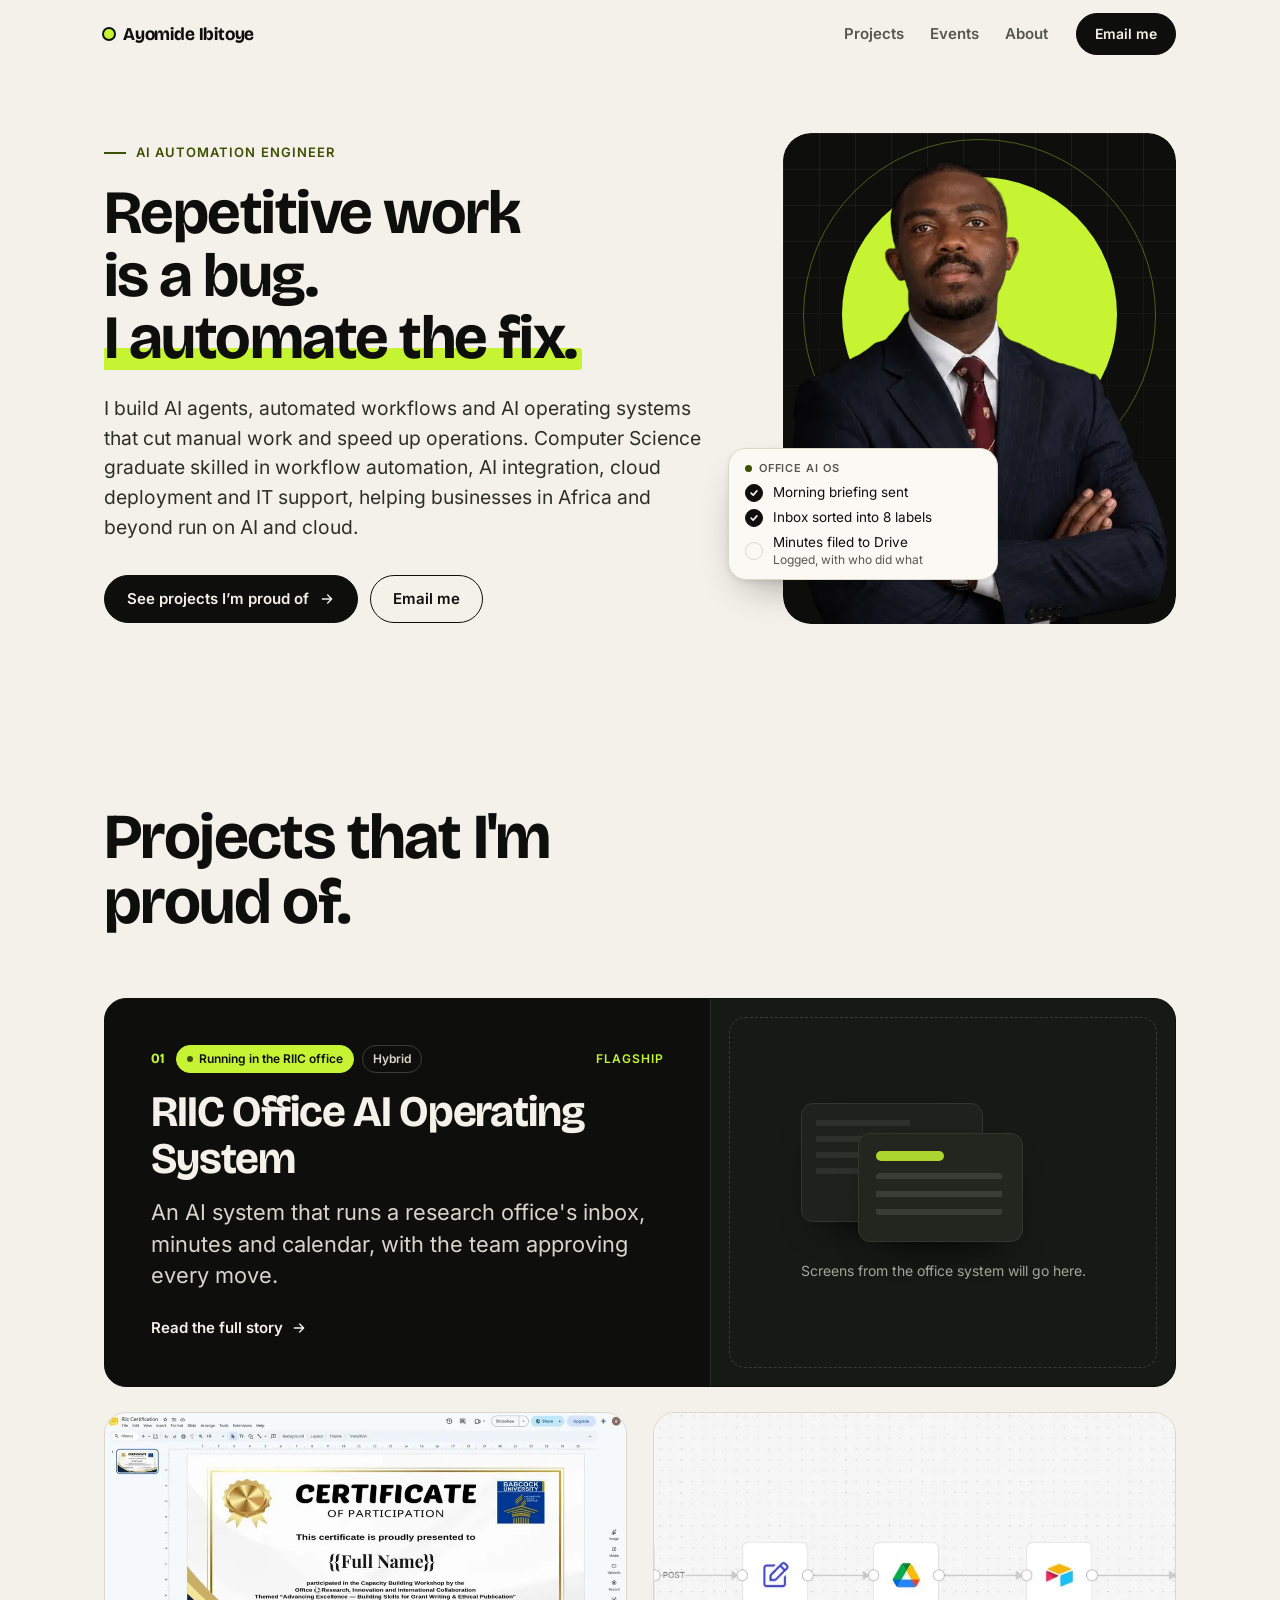
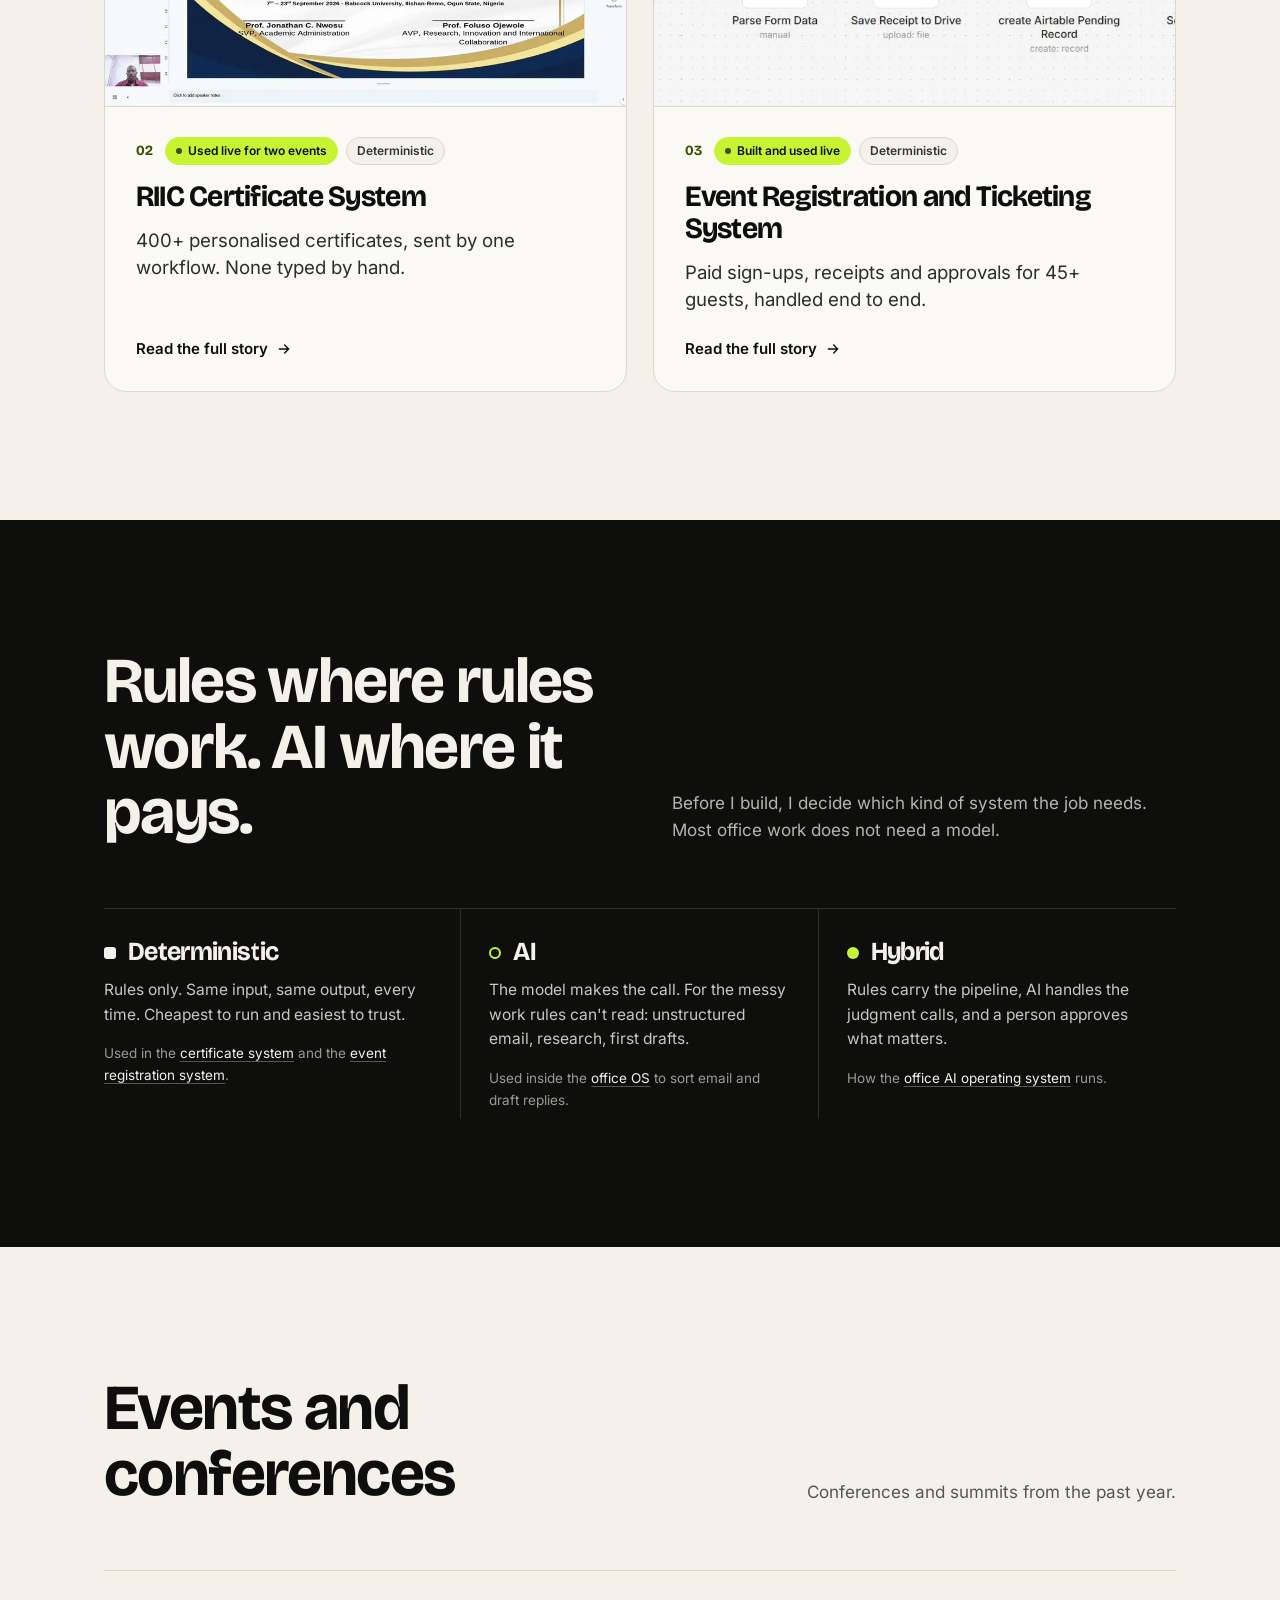
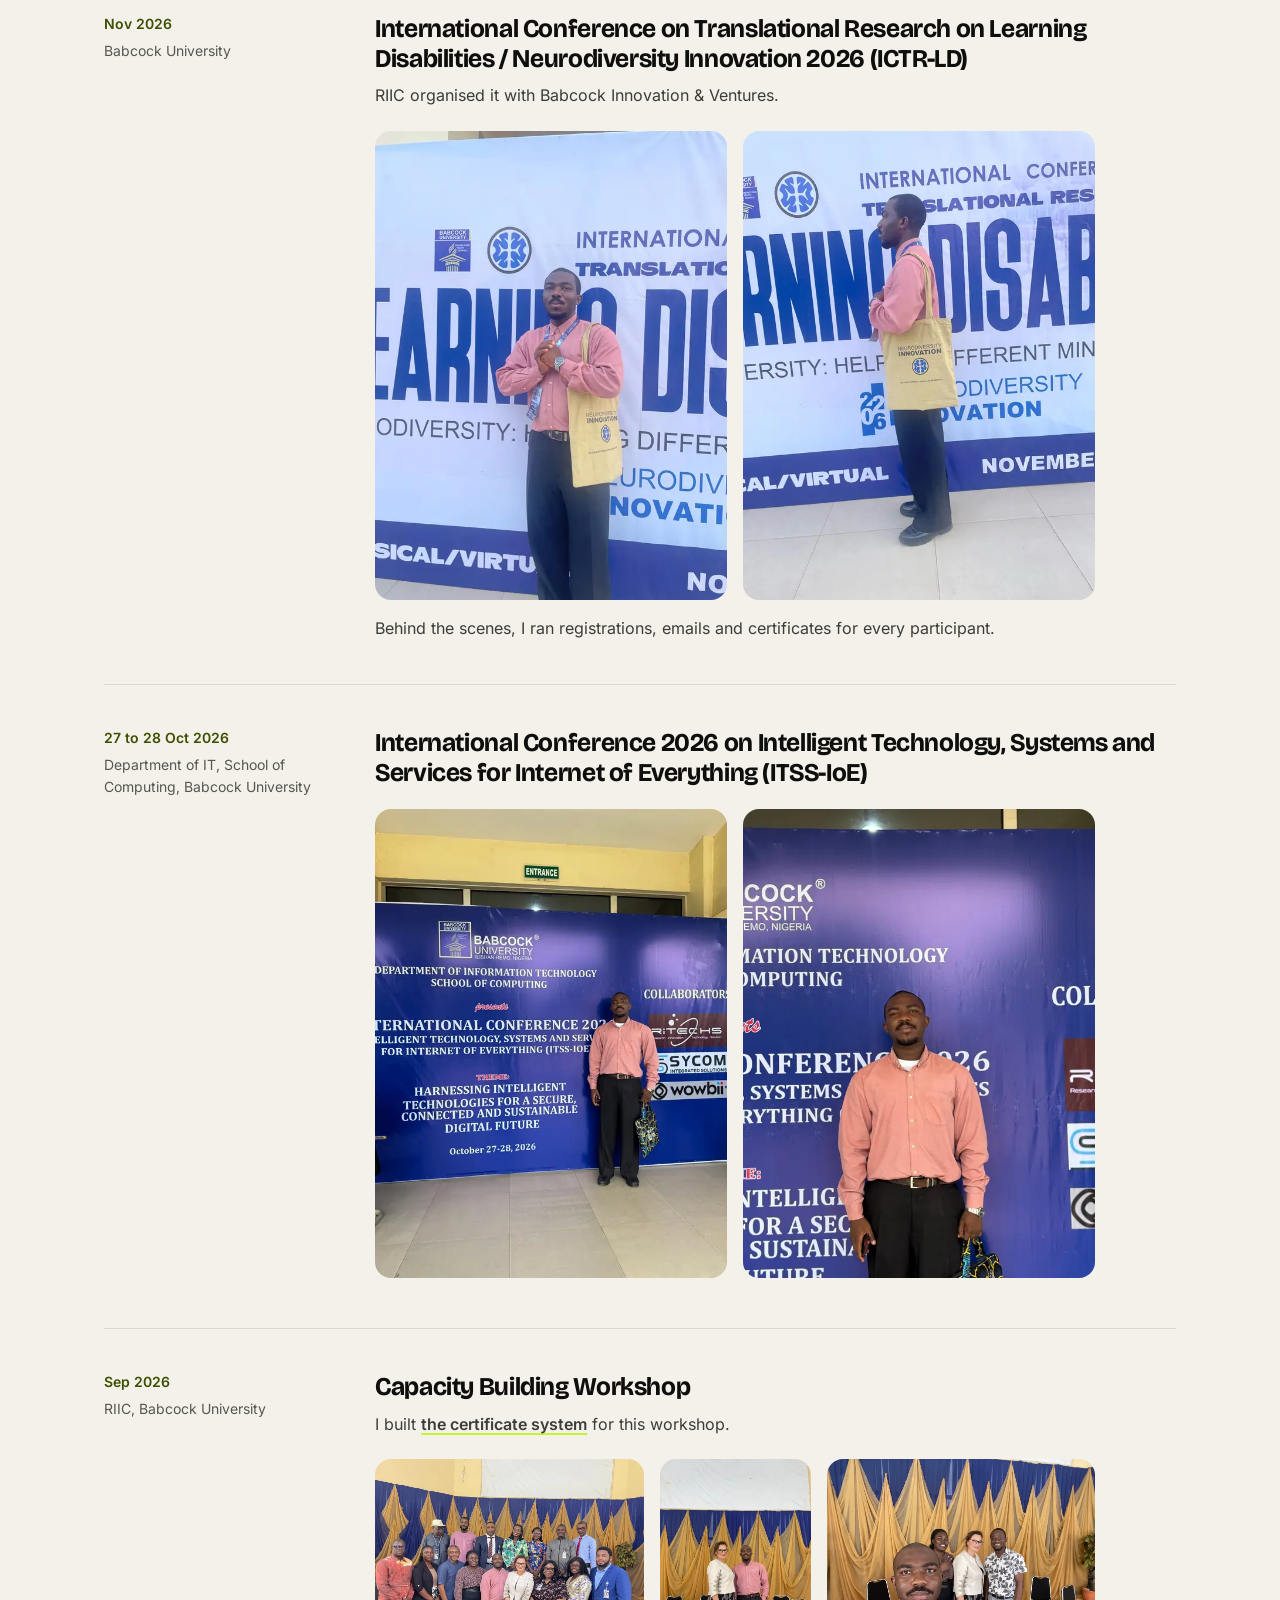
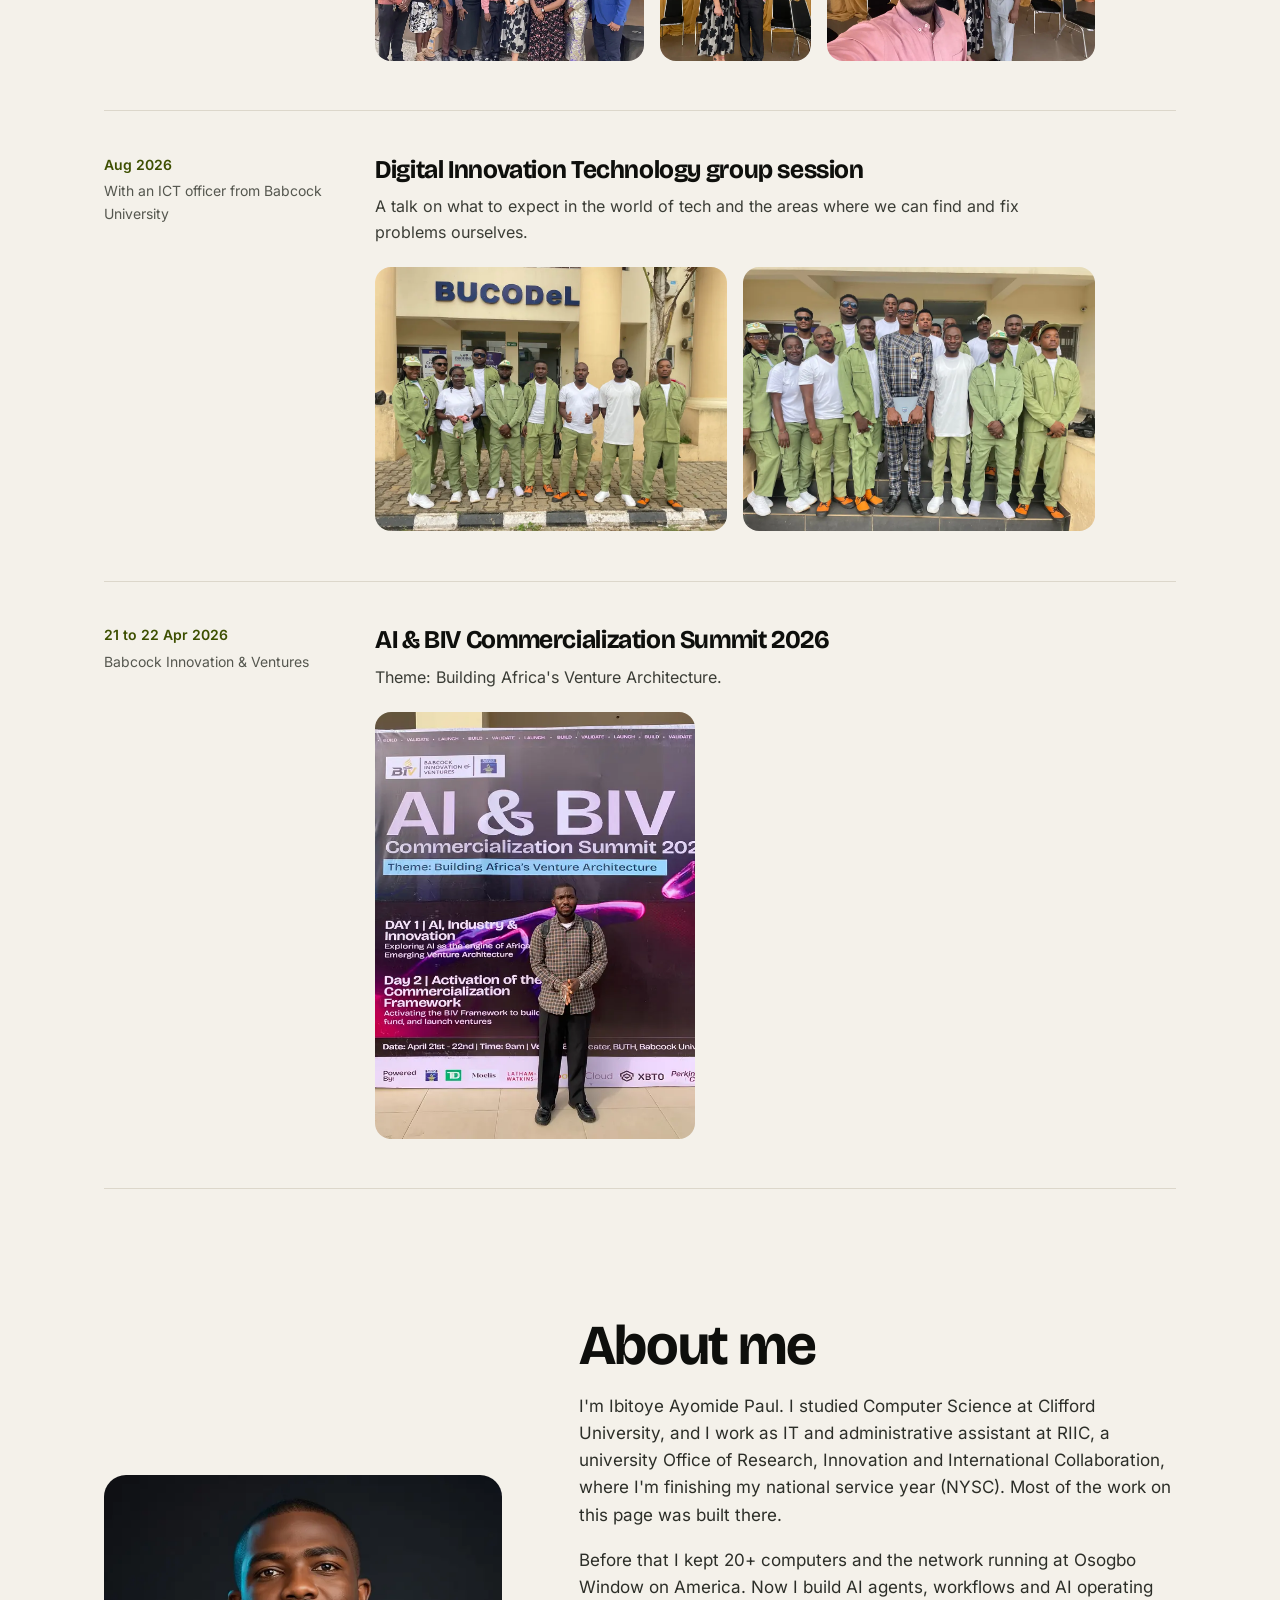
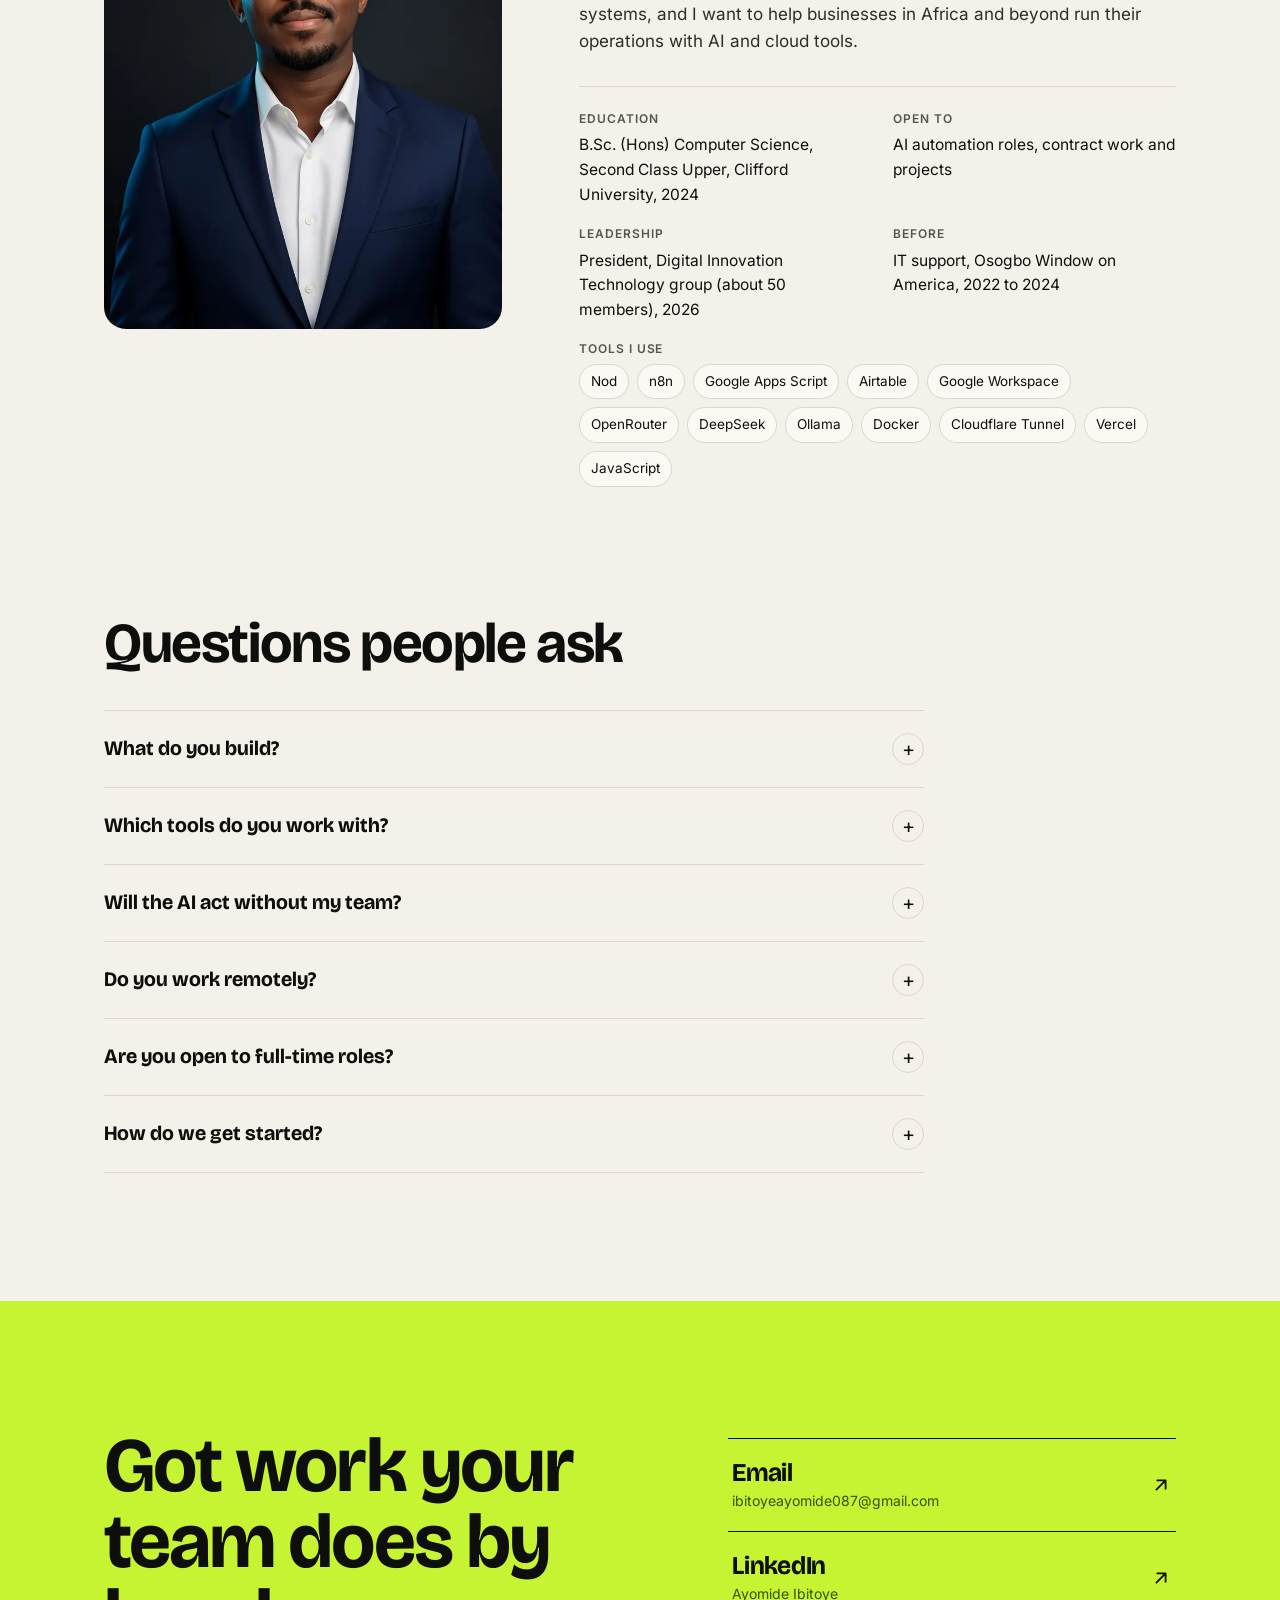
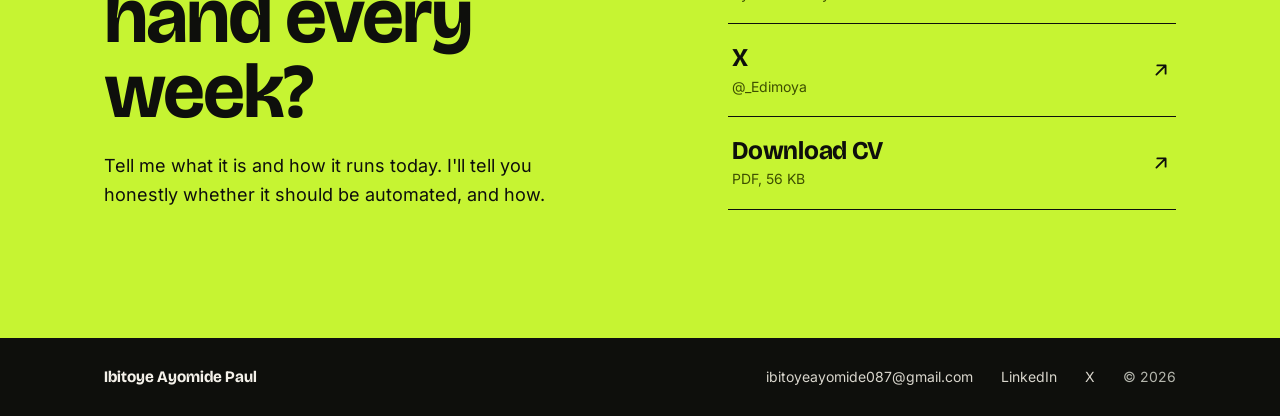
<file: index.html>
<!doctype html>
<html lang="en-NG">
<head>
<meta charset="utf-8">
<meta name="viewport" content="width=device-width, initial-scale=1">
<title>Ayomide Ibitoye | AI automation engineer</title>
<meta name="description" content="Repetitive work is a bug. Ibitoye Ayomide Paul automates the fix: AI agents, automated workflows and an office AI operating system, plus a certificate system used for over 400 participants.">
<link rel="canonical" href="https://ayomide-ibitoye.vercel.app/">
<meta name="theme-color" content="#F4F1EA">
<meta property="og:type" content="website">
<meta property="og:site_name" content="Ayomide Ibitoye">
<meta property="og:title" content="Ayomide Ibitoye | AI automation engineer">
<meta property="og:description" content="Repetitive work is a bug. Ibitoye Ayomide Paul automates the fix: AI agents, automated workflows and an office AI operating system, plus a certificate system used for over 400 participants.">
<meta property="og:url" content="https://ayomide-ibitoye.vercel.app/">
<meta property="og:image" content="https://ayomide-ibitoye.vercel.app/assets/og.jpg">
<meta property="og:image:width" content="1200">
<meta property="og:image:height" content="630">
<meta name="twitter:card" content="summary_large_image">
<meta name="twitter:creator" content="@_Edimoya">
<meta name="twitter:title" content="Ayomide Ibitoye | AI automation engineer">
<meta name="twitter:description" content="Repetitive work is a bug. Ibitoye Ayomide Paul automates the fix: AI agents, automated workflows and an office AI operating system, plus a certificate system used for over 400 participants.">
<meta name="twitter:image" content="https://ayomide-ibitoye.vercel.app/assets/og.jpg">
<link rel="icon" href="/favicon.svg" type="image/svg+xml">
<link rel="preload" href="/assets/fonts/bricolage-700.woff2" as="font" type="font/woff2" crossorigin>
<link rel="preload" href="/assets/fonts/inter-400.woff2" as="font" type="font/woff2" crossorigin>
<link rel="stylesheet" href="/assets/site.css?v=7168eaf1">
<script>document.documentElement.classList.add("js")</script>
<script type="application/ld+json">{"@context":"https://schema.org","@type":"Person","name":"Ibitoye Ayomide Paul","alternateName":"Ayomide Ibitoye","jobTitle":"AI Automation and Cloud Engineer","email":"mailto:ibitoyeayomide087@gmail.com","url":"https://ayomide-ibitoye.vercel.app/","sameAs":["https://www.linkedin.com/in/ayomide-ibitoye-b1a594445","https://x.com/_edimoya"],"alumniOf":"Clifford University"}</script>
<script type="application/ld+json">{"@context":"https://schema.org","@type":"FAQPage","mainEntity":[{"@type":"Question","name":"What do you build?","acceptedAnswer":{"@type":"Answer","text":"AI agents, automated workflows and AI operating systems for teams that lose hours to repetitive work, like sorting an inbox, writing minutes, sending certificates or handling event sign-ups."}},{"@type":"Question","name":"Which tools do you work with?","acceptedAnswer":{"@type":"Answer","text":"n8n, Google Apps Script, Airtable and Google Workspace for the workflows. OpenRouter, DeepSeek and Ollama for the AI. Docker, Cloudflare Tunnel and Vercel to deploy and host it."}},{"@type":"Question","name":"Will the AI act without my team?","acceptedAnswer":{"@type":"Answer","text":"Not on anything that matters. I build so the AI does the sorting and drafting, and a person approves anything that goes out."}},{"@type":"Question","name":"Do you work remotely?","acceptedAnswer":{"@type":"Answer","text":"Yes. I'm open to remote roles and projects with teams anywhere."}},{"@type":"Question","name":"Are you open to full-time roles?","acceptedAnswer":{"@type":"Answer","text":"Yes. I'm open to AI automation roles, contract work and projects, and I'm available from January 2027."}},{"@type":"Question","name":"How do we get started?","acceptedAnswer":{"@type":"Answer","text":"Email me and describe the task that takes up your team's time. I'll reply with how I would automate it."}}]}</script>
</head>
<body id="top">
<a class="skip" href="#main">Skip to content</a>
<header class="nav">
  <div class="wrap">
    <a class="brand" href="#top"><i aria-hidden="true"></i>Ayomide Ibitoye</a>
    <nav aria-label="Main">
      <ul>
        <li><a href="/#work">Projects</a></li>
        <li class="opt"><a href="/#events">Events</a></li>
        <li class="opt"><a href="/#about">About</a></li>
      </ul>
    </nav>
    <div class="nav-end">
      <a class="btn btn--ink" href="mailto:ibitoyeayomide087@gmail.com">Email me</a>
      <button class="nav-toggle" type="button" aria-expanded="false" aria-controls="nav-menu" aria-label="Menu">
        <svg class="nav-toggle-icon nav-toggle-icon--menu" viewBox="0 0 24 24" width="18" height="18" fill="none" stroke="currentColor" stroke-width="2" stroke-linecap="round" aria-hidden="true"><path d="M5 7h14M5 12h14M5 17h14"/></svg>
        <svg class="nav-toggle-icon nav-toggle-icon--close" viewBox="0 0 24 24" width="18" height="18" fill="none" stroke="currentColor" stroke-width="2" stroke-linecap="round" aria-hidden="true"><path d="M6 6l12 12M18 6L6 18"/></svg>
      </button>
    </div>
  </div>
  <div class="nav-panel" id="nav-menu" aria-hidden="true" inert>
    <nav aria-label="Sections">
      <ul>
        <li><a href="/#top">Home</a></li>
        <li><a href="/#work">Projects</a></li>
        <li><a href="/#events">Events</a></li>
        <li><a href="/#about">About</a></li>
        <li><a href="/#faq">FAQ</a></li>
      </ul>
    </nav>
  </div>
</header>
<main id="main">
<section class="hero" aria-labelledby="hero-title">
  <div class="wrap">
    <div>
      <p class="eyebrow fade" style="--d:.05s">AI automation engineer</p>
      <h1 id="hero-title"><span class="ln"><span style="--i:0">Repetitive work</span></span> <span class="ln"><span style="--i:1">is a bug.</span></span> <span class="ln"><span style="--i:2"><span class="mark">I automate the fix.</span></span></span></h1>
      <p class="lede fade" style="--d:.55s">I build AI agents, automated workflows and AI operating systems that cut manual work and speed up operations. Computer Science graduate skilled in workflow automation, AI integration, cloud deployment and IT support, helping businesses in Africa and beyond run on AI and cloud.</p>
      <div class="actions fade" style="--d:.65s">
        <a class="btn btn--ink" href="#work">See projects I&rsquo;m proud of <svg viewBox="0 0 24 24" fill="none" stroke="currentColor" stroke-width="2" stroke-linecap="round" stroke-linejoin="round" aria-hidden="true"><path d="M5 12h14M13 6l6 6-6 6"/></svg></a>
        <a class="btn btn--ghost" href="mailto:ibitoyeayomide087@gmail.com">Email me</a>
      </div>
    </div>
    <div class="portrait">
      <div class="plate par" data-speed="0.04"></div>
      <div class="disc par" data-speed="0.09" aria-hidden="true"></div>
      <div class="cut par" data-speed="0.02">
        <picture>
          <source media="(max-width:720px)" srcset="/assets/hero-cutout-m.webp" width="520" height="641">
          <img src="/assets/hero-cutout.webp" width="820" height="1010" alt="Ayomide Ibitoye in a navy suit, arms folded" fetchpriority="high">
        </picture>
      </div>
      <div class="chip par" data-speed="-0.06">
        <header><span>Office AI OS</span></header>
        <ol>
          <li class="done"><i><svg viewBox="0 0 12 12" fill="none" stroke="#F4F1EA" stroke-width="2" stroke-linecap="round" stroke-linejoin="round"><path d="M2.5 6.2 5 8.5l4.5-5"/></svg></i>Morning briefing sent</li>
          <li class="done"><i><svg viewBox="0 0 12 12" fill="none" stroke="#F4F1EA" stroke-width="2" stroke-linecap="round" stroke-linejoin="round"><path d="M2.5 6.2 5 8.5l4.5-5"/></svg></i>Inbox sorted into 8 labels</li>
          <li class="done ok"><i><svg viewBox="0 0 12 12" fill="none" stroke="#F4F1EA" stroke-width="2" stroke-linecap="round" stroke-linejoin="round"><path d="M2.5 6.2 5 8.5l4.5-5"/></svg></i><span>Minutes filed to Drive<span class="who">Logged, with who did what</span></span></li>
        </ol>
      </div>
    </div>
  </div>
</section>

<section class="sec" id="work" aria-labelledby="work-title" style="padding-top:clamp(40px,6vw,80px)">
  <div class="wrap">
    <div class="sec-head" data-reveal>
      <h2 id="work-title">Projects that I'm proud&nbsp;of.</h2>
    </div>
    <div class="cards">
      <article class="card card--flag" id="ai-os" data-reveal>
  
  <div class="body">
    <div class="tags"><span class="num">01</span><span class="tag tag--live">Running in the RIIC office</span><span class="tag">Hybrid</span><span class="flag-label">Flagship</span></div>
    <h3><a href="/projects/ai-os">RIIC Office AI Operating System</a></h3>
    <p class="hook hook--home">An AI system that runs a research office's inbox, minutes and calendar, with the team approving every move.</p>
    <span class="more" aria-hidden="true"><span>Read the full story</span><svg viewBox="0 0 24 24" fill="none" stroke="currentColor" stroke-width="2" stroke-linecap="round" stroke-linejoin="round" aria-hidden="true"><path d="M5 12h14M13 6l6 6-6 6"/></svg></span>
  </div>
  <div class="media"><div class="slot" role="img" aria-label="Screens from the office system will go here.">
  <div><div class="screens" aria-hidden="true"><b></b><b></b></div><p>Screens from the office system will go here.</p></div>
</div></div>
</article>
      <article class="card" id="certificate-system" data-reveal style="--d:0.08s">
  <div class="media"><img src="/assets/work/cert-poster.webp" alt="Still from the RIIC Certificate System walkthrough video" width="960" height="540" loading="lazy" decoding="async"></div>
  <div class="body">
    <div class="tags"><span class="num">02</span><span class="tag tag--live">Used live for two events</span><span class="tag">Deterministic</span></div>
    <h3><a href="/projects/certificate-system">RIIC Certificate System</a></h3>
    <p class="hook hook--home">400+ personalised certificates, sent by one workflow. None typed by hand.</p>
    <span class="more" aria-hidden="true"><span>Read the full story</span><svg viewBox="0 0 24 24" fill="none" stroke="currentColor" stroke-width="2" stroke-linecap="round" stroke-linejoin="round" aria-hidden="true"><path d="M5 12h14M13 6l6 6-6 6"/></svg></span>
  </div>
  
</article>
      <article class="card" id="hangout-registration" data-reveal style="--d:0s">
  <div class="media"><img src="/assets/work/hangout-n8n-thumb.webp" alt="Part of the n8n Registration Portal workflow: Parse Form Data, Save Receipt to Drive and create Airtable Pending Record." width="880" height="495" loading="lazy" decoding="async"></div>
  <div class="body">
    <div class="tags"><span class="num">03</span><span class="tag tag--live">Built and used live</span><span class="tag">Deterministic</span></div>
    <h3><a href="/projects/hangout-registration">Event Registration and Ticketing System</a></h3>
    <p class="hook hook--home">Paid sign-ups, receipts and approvals for 45+ guests, handled end to end.</p>
    <span class="more" aria-hidden="true"><span>Read the full story</span><svg viewBox="0 0 24 24" fill="none" stroke="currentColor" stroke-width="2" stroke-linecap="round" stroke-linejoin="round" aria-hidden="true"><path d="M5 12h14M13 6l6 6-6 6"/></svg></span>
  </div>
  
</article>
    </div>
  </div>
</section>

<section class="sec dark approach" aria-labelledby="how-title">
  <div class="wrap">
    <div class="sec-head" data-reveal>
      <h2 id="how-title">Rules where rules work. AI where it pays.</h2>
      <p>Before I build, I decide which kind of system the job needs. Most office work does not need a model.</p>
    </div>
    <div class="trio">
      <article data-reveal><h3><i aria-hidden="true"></i>Deterministic</h3><p>Rules only. Same input, same output, every time. Cheapest to run and easiest to trust.</p><p class="used">Used in the <a href="/projects/certificate-system">certificate system</a> and the <a href="/projects/hangout-registration">event registration system</a>.</p></article>
      <article data-reveal style="--d:.08s"><h3><i aria-hidden="true"></i>AI</h3><p>The model makes the call. For the messy work rules can't read: unstructured email, research, first drafts.</p><p class="used">Used inside the <a href="/projects/ai-os">office OS</a> to sort email and draft replies.</p></article>
      <article data-reveal style="--d:.16s"><h3><i aria-hidden="true"></i>Hybrid</h3><p>Rules carry the pipeline, AI handles the judgment calls, and a person approves what matters.</p><p class="used">How the <a href="/projects/ai-os">office AI operating system</a> runs.</p></article>
    </div>
  </div>
</section>

<section class="sec events" id="events" aria-labelledby="events-title">
  <div class="wrap">
    <div class="sec-head" data-reveal>
      <h2 id="events-title">Events and conferences</h2>
      <p>Conferences and summits from the past year.</p>
    </div>
    <ol class="ev">
      <li class="ev-item" data-reveal>
        <div class="ev-meta"><time datetime="2026-11">Nov 2026</time><span>Babcock University</span></div>
        <div class="ev-body"><h3>International Conference on Translational Research on Learning Disabilities / Neurodiversity Innovation 2026 (ICTR-LD)</h3><p>RIIC organised it with Babcock Innovation &amp; Ventures.</p><div class="ev-photos"><figure style="--ar:0.750"><img src="/assets/events/ictr-ld-2026-1.webp" width="600" height="800" alt="Ayomide in front of the ICTR-LD 2026 conference banner, holding a Neurodiversity Innovation tote bag and wearing a conference lanyard." loading="lazy" decoding="async"></figure><figure style="--ar:0.750"><img src="/assets/events/ictr-ld-2026-2.webp" width="600" height="800" alt="Side view of Ayomide beside the ICTR-LD 2026 Learning Disabilities banner with a Neurodiversity Innovation tote bag." loading="lazy" decoding="async"></figure></div><p class="ev-cap">Behind the scenes, I ran registrations, emails and certificates for every participant.</p></div>
      </li>
      <li class="ev-item" data-reveal>
        <div class="ev-meta"><time datetime="2026-10-27">27 to 28 Oct 2026</time><span>Department of IT, School of Computing, Babcock University</span></div>
        <div class="ev-body"><h3>International Conference 2026 on Intelligent Technology, Systems and Services for Internet of Everything (ITSS-IoE)</h3><div class="ev-photos"><figure style="--ar:0.750"><img src="/assets/events/itss-ioe-2026-1.webp" width="600" height="800" alt="Ayomide standing in front of the full ITSS-IoE 2026 conference banner from the Department of Information Technology, School of Computing, Babcock University." loading="lazy" decoding="async"></figure><figure style="--ar:0.750"><img src="/assets/events/itss-ioe-2026-2.webp" width="600" height="800" alt="Ayomide smiling in front of the ITSS-IoE 2026 conference banner." loading="lazy" decoding="async"></figure></div></div>
      </li>
      <li class="ev-item" data-reveal>
        <div class="ev-meta"><time datetime="2026-09">Sep 2026</time><span>RIIC, Babcock University</span></div>
        <div class="ev-body"><h3>Capacity Building Workshop</h3><p>I built <a href="/projects/certificate-system">the certificate system</a> for this workshop.</p><div class="ev-photos"><figure style="--ar:1.334"><img src="/assets/events/capacity-building-2026-1.webp" width="1067" height="800" alt="Group photo of the Capacity Building Workshop participants on stage, September 2026." loading="lazy" decoding="async"></figure><figure style="--ar:0.750"><img src="/assets/events/capacity-building-2026-2.webp" width="600" height="800" alt="Ayomide with a fellow participant on stage at the Capacity Building Workshop." loading="lazy" decoding="async"></figure><figure style="--ar:1.334"><img src="/assets/events/capacity-building-2026-3.webp" width="1067" height="800" alt="Selfie of Ayomide with three other people in a hall decorated with gold drapes." loading="lazy" decoding="async"></figure></div></div>
      </li>
      <li class="ev-item" data-reveal>
        <div class="ev-meta"><time datetime="2026-08">Aug 2026</time><span>With an ICT officer from Babcock University</span></div>
        <div class="ev-body"><h3>Digital Innovation Technology group session</h3><p>A talk on what to expect in the world of tech and the areas where we can find and fix problems ourselves.</p><div class="ev-photos"><figure style="--ar:1.334"><img src="/assets/events/dit-ict-session-2026-1.webp" width="1067" height="800" alt="Digital Innovation Technology group members outside the BUCODeL building at Babcock University." loading="lazy" decoding="async"></figure><figure style="--ar:1.334"><img src="/assets/events/dit-ict-session-2026-2.webp" width="1067" height="800" alt="Digital Innovation Technology group members on the steps with the ICT officer after the session." loading="lazy" decoding="async"></figure></div></div>
      </li>
      <li class="ev-item" data-reveal>
        <div class="ev-meta"><time datetime="2026-04-21">21 to 22 Apr 2026</time><span>Babcock Innovation &amp; Ventures</span></div>
        <div class="ev-body"><h3>AI &amp; BIV Commercialization Summit 2026</h3><p>Theme: Building Africa's Venture Architecture.</p><div class="ev-photos"><figure style="--ar:0.750"><img src="/assets/events/ai-biv-summit-2026-1.webp" width="600" height="800" alt="Ayomide standing in front of the AI &amp; BIV Commercialization Summit 2026 banner." loading="lazy" decoding="async"></figure></div></div>
      </li>
    </ol>
  </div>
</section>

<section class="sec about" id="about" aria-labelledby="about-title" style="padding-top:0">
  <div class="wrap">
    <figure data-reveal><img src="/assets/about.webp" width="720" height="820" alt="Portrait of Ayomide Ibitoye" loading="lazy" decoding="async"></figure>
    <div class="copy" data-reveal style="--d:.08s">
      <h2 id="about-title">About me</h2>
      <p>I'm Ibitoye Ayomide Paul. I studied Computer Science at Clifford University, and I work as IT and administrative assistant at RIIC, a university Office of Research, Innovation and International Collaboration, where I'm finishing my national service year (NYSC). Most of the work on this page was built there.</p>
      <p>Before that I kept 20+ computers and the network running at Osogbo Window on America. Now I build AI agents, workflows and AI operating systems, and I want to help businesses in Africa and beyond run their operations with AI and cloud tools.</p>
      <dl class="facts">
        <div><dt>Education</dt><dd>B.Sc. (Hons) Computer Science, Second Class Upper, Clifford University, 2024</dd></div>
        <div><dt>Open to</dt><dd>AI automation roles, contract work and projects</dd></div>
        <div><dt>Leadership</dt><dd>President, Digital Innovation Technology group (about 50 members), 2026</dd></div>
        <div><dt>Before</dt><dd>IT support, Osogbo Window on America, 2022 to 2024</dd></div>
        <div style="grid-column:1/-1"><dt>Tools I use</dt><dd class="chips"><span>Nod</span><span>n8n</span><span>Google Apps Script</span><span>Airtable</span><span>Google Workspace</span><span>OpenRouter</span><span>DeepSeek</span><span>Ollama</span><span>Docker</span><span>Cloudflare Tunnel</span><span>Vercel</span><span>JavaScript</span></dd></div>
      </dl>
    </div>
  </div>
</section>
<section class="sec faq" id="faq" aria-labelledby="faq-title" style="padding-top:0">
  <div class="wrap">
    <h2 id="faq-title" data-reveal>Questions people ask</h2>
    <div class="faq-list" data-reveal>
      <details><summary>What do you build?</summary><p>AI agents, automated workflows and AI operating systems for teams that lose hours to repetitive work, like sorting an inbox, writing minutes, sending certificates or handling event sign-ups.</p></details>
      <details><summary>Which tools do you work with?</summary><p>n8n, Google Apps Script, Airtable and Google Workspace for the workflows. OpenRouter, DeepSeek and Ollama for the AI. Docker, Cloudflare Tunnel and Vercel to deploy and host it.</p></details>
      <details><summary>Will the AI act without my team?</summary><p>Not on anything that matters. I build so the AI does the sorting and drafting, and a person approves anything that goes out.</p></details>
      <details><summary>Do you work remotely?</summary><p>Yes. I'm open to remote roles and projects with teams anywhere.</p></details>
      <details><summary>Are you open to full-time roles?</summary><p>Yes. I'm open to AI automation roles, contract work and projects, and I'm available from January 2027.</p></details>
      <details><summary>How do we get started?</summary><p>Email me and describe the task that takes up your team's time. I'll reply with how I would automate it.</p></details>
    </div>
  </div>
</section>
</main>
<section class="contact sec" id="contact" aria-labelledby="contact-title">
  <div class="wrap">
    <div data-reveal>
      <h2 id="contact-title">Got work your team does by hand every week?</h2>
      <p>Tell me what it is and how it runs today. I'll tell you honestly whether it should be automated, and how.</p>
    </div>
    <ul class="links" data-reveal style="--d:.1s">
      <li><a href="mailto:ibitoyeayomide087@gmail.com"><span>Email<small>ibitoyeayomide087@gmail.com</small></span><svg viewBox="0 0 24 24" fill="none" stroke="currentColor" stroke-width="2" stroke-linecap="round" stroke-linejoin="round" aria-hidden="true"><path d="M7 17 17 7M8 7h9v9"/></svg></a></li>
      <li><a href="https://www.linkedin.com/in/ayomide-ibitoye-b1a594445" rel="noopener" target="_blank"><span>LinkedIn<small>Ayomide Ibitoye</small></span><svg viewBox="0 0 24 24" fill="none" stroke="currentColor" stroke-width="2" stroke-linecap="round" stroke-linejoin="round" aria-hidden="true"><path d="M7 17 17 7M8 7h9v9"/></svg></a></li>
      <li><a href="https://x.com/_edimoya" rel="noopener" target="_blank"><span>X<small>@_Edimoya</small></span><svg viewBox="0 0 24 24" fill="none" stroke="currentColor" stroke-width="2" stroke-linecap="round" stroke-linejoin="round" aria-hidden="true"><path d="M7 17 17 7M8 7h9v9"/></svg></a></li>
      <li><a href="/cv.pdf" download="Ibitoye_Ayomide_Paul_CV.pdf"><span>Download CV<small>PDF, 56 KB</small></span><svg viewBox="0 0 24 24" fill="none" stroke="currentColor" stroke-width="2" stroke-linecap="round" stroke-linejoin="round" aria-hidden="true"><path d="M7 17 17 7M8 7h9v9"/></svg></a></li>
    </ul>
  </div>
</section>
<footer class="foot dark">
  <div class="wrap">
    <strong>Ibitoye Ayomide Paul</strong>
    <a href="mailto:ibitoyeayomide087@gmail.com">ibitoyeayomide087@gmail.com</a>
    <a href="https://www.linkedin.com/in/ayomide-ibitoye-b1a594445" rel="noopener" target="_blank">LinkedIn</a>
    <a href="https://x.com/_edimoya" rel="noopener" target="_blank">X</a>
    <span>&copy; 2026</span>
  </div>
</footer>
<script>
(function(){
  var nav = document.querySelector(".nav");
  var toggle = document.querySelector(".nav-toggle");
  var panel = document.getElementById("nav-menu");
  if (!nav || !toggle || !panel || toggle.getAttribute("data-ready")) return;
  toggle.setAttribute("data-ready", "1");
  function setOpen(open) {
    nav.classList.toggle("is-open", open);
    toggle.setAttribute("aria-expanded", open ? "true" : "false");
    toggle.setAttribute("aria-label", open ? "Close menu" : "Menu");
    panel.setAttribute("aria-hidden", open ? "false" : "true");
    if (open) panel.removeAttribute("inert");
    else panel.setAttribute("inert", "");
  }
  toggle.addEventListener("click", function(){
    setOpen(toggle.getAttribute("aria-expanded") !== "true");
  });
  panel.addEventListener("click", function(e){
    if (e.target.closest("a")) setOpen(false);
  });
  document.addEventListener("click", function(e){
    if (toggle.getAttribute("aria-expanded") === "true" && !e.target.closest(".nav")) setOpen(false);
  });
  document.addEventListener("keydown", function(e){
    if (e.key === "Escape" && toggle.getAttribute("aria-expanded") === "true") {
      setOpen(false);
      toggle.focus();
    }
  });
  addEventListener("resize", function(){
    if (innerWidth > 720 && toggle.getAttribute("aria-expanded") === "true") setOpen(false);
  });
})();
</script>
<script src="/assets/site.js?v=2091d765" defer></script>
</body>
</html>
</file>
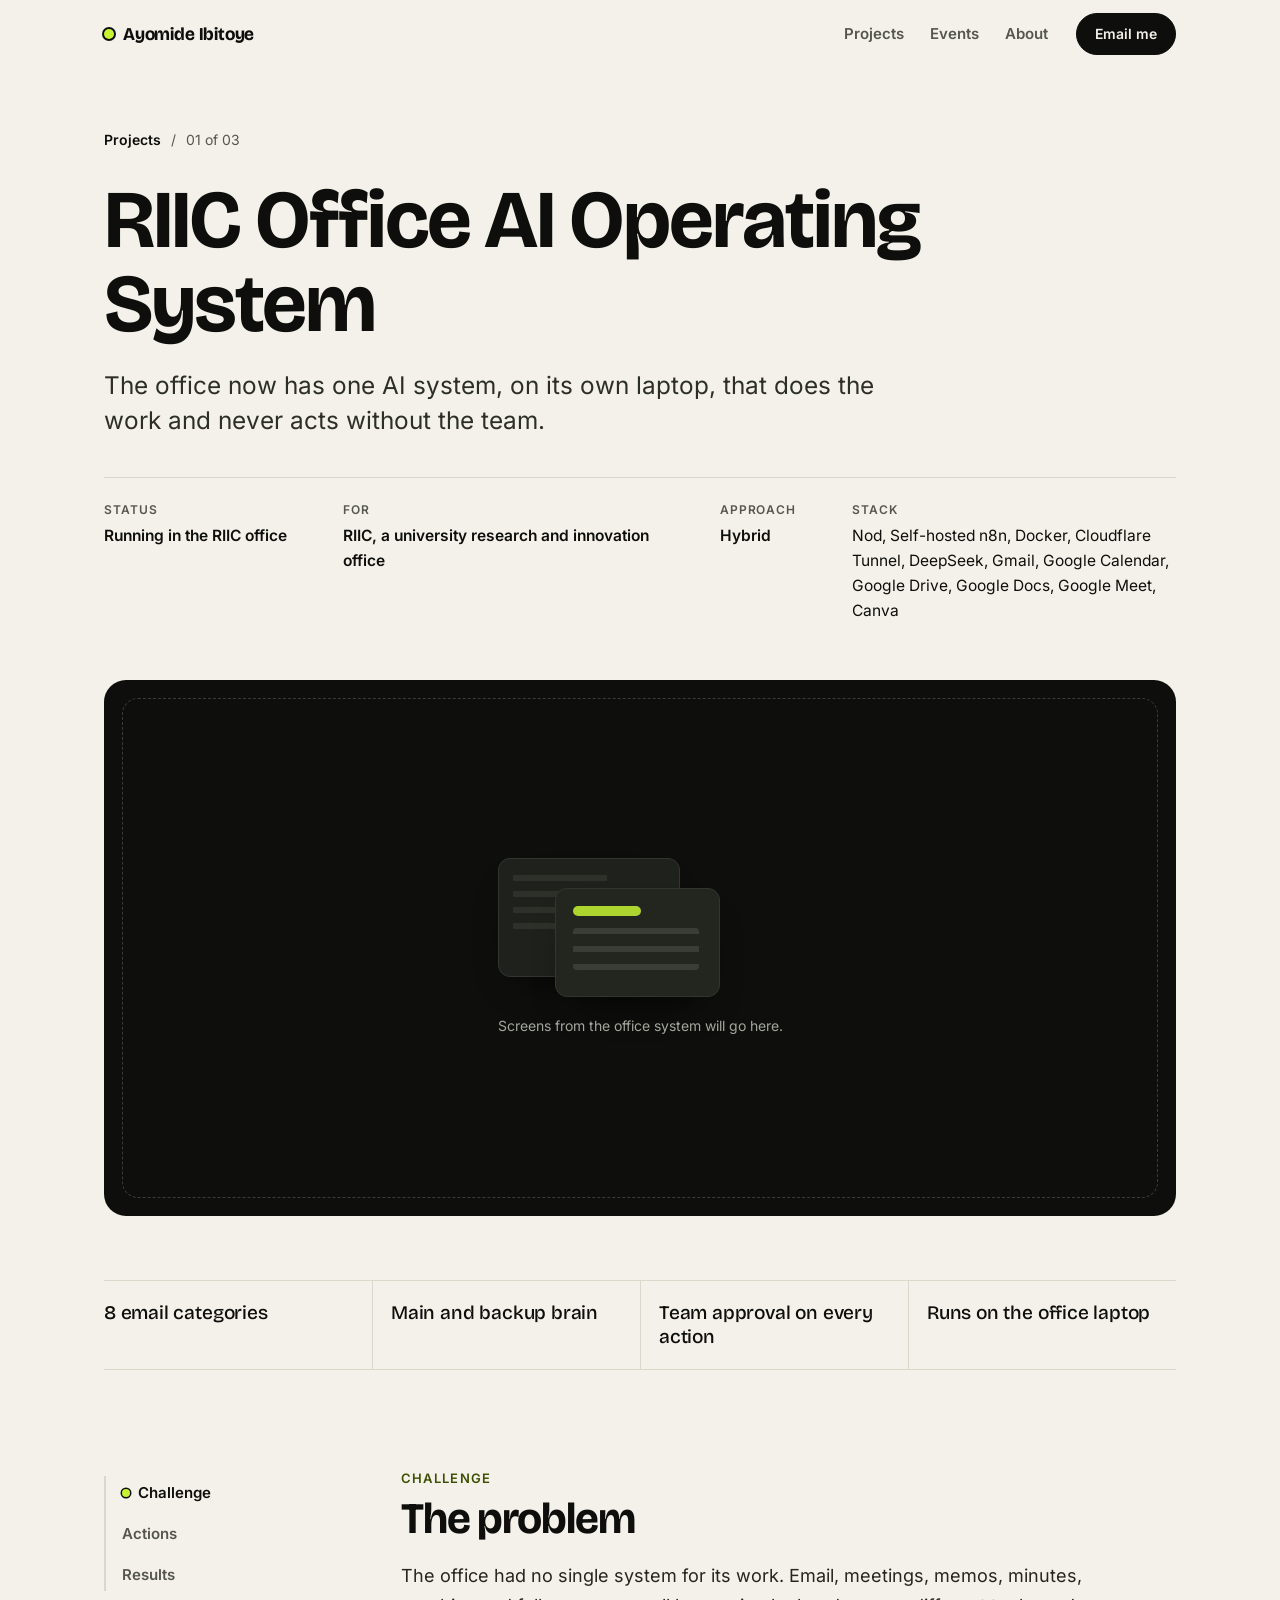
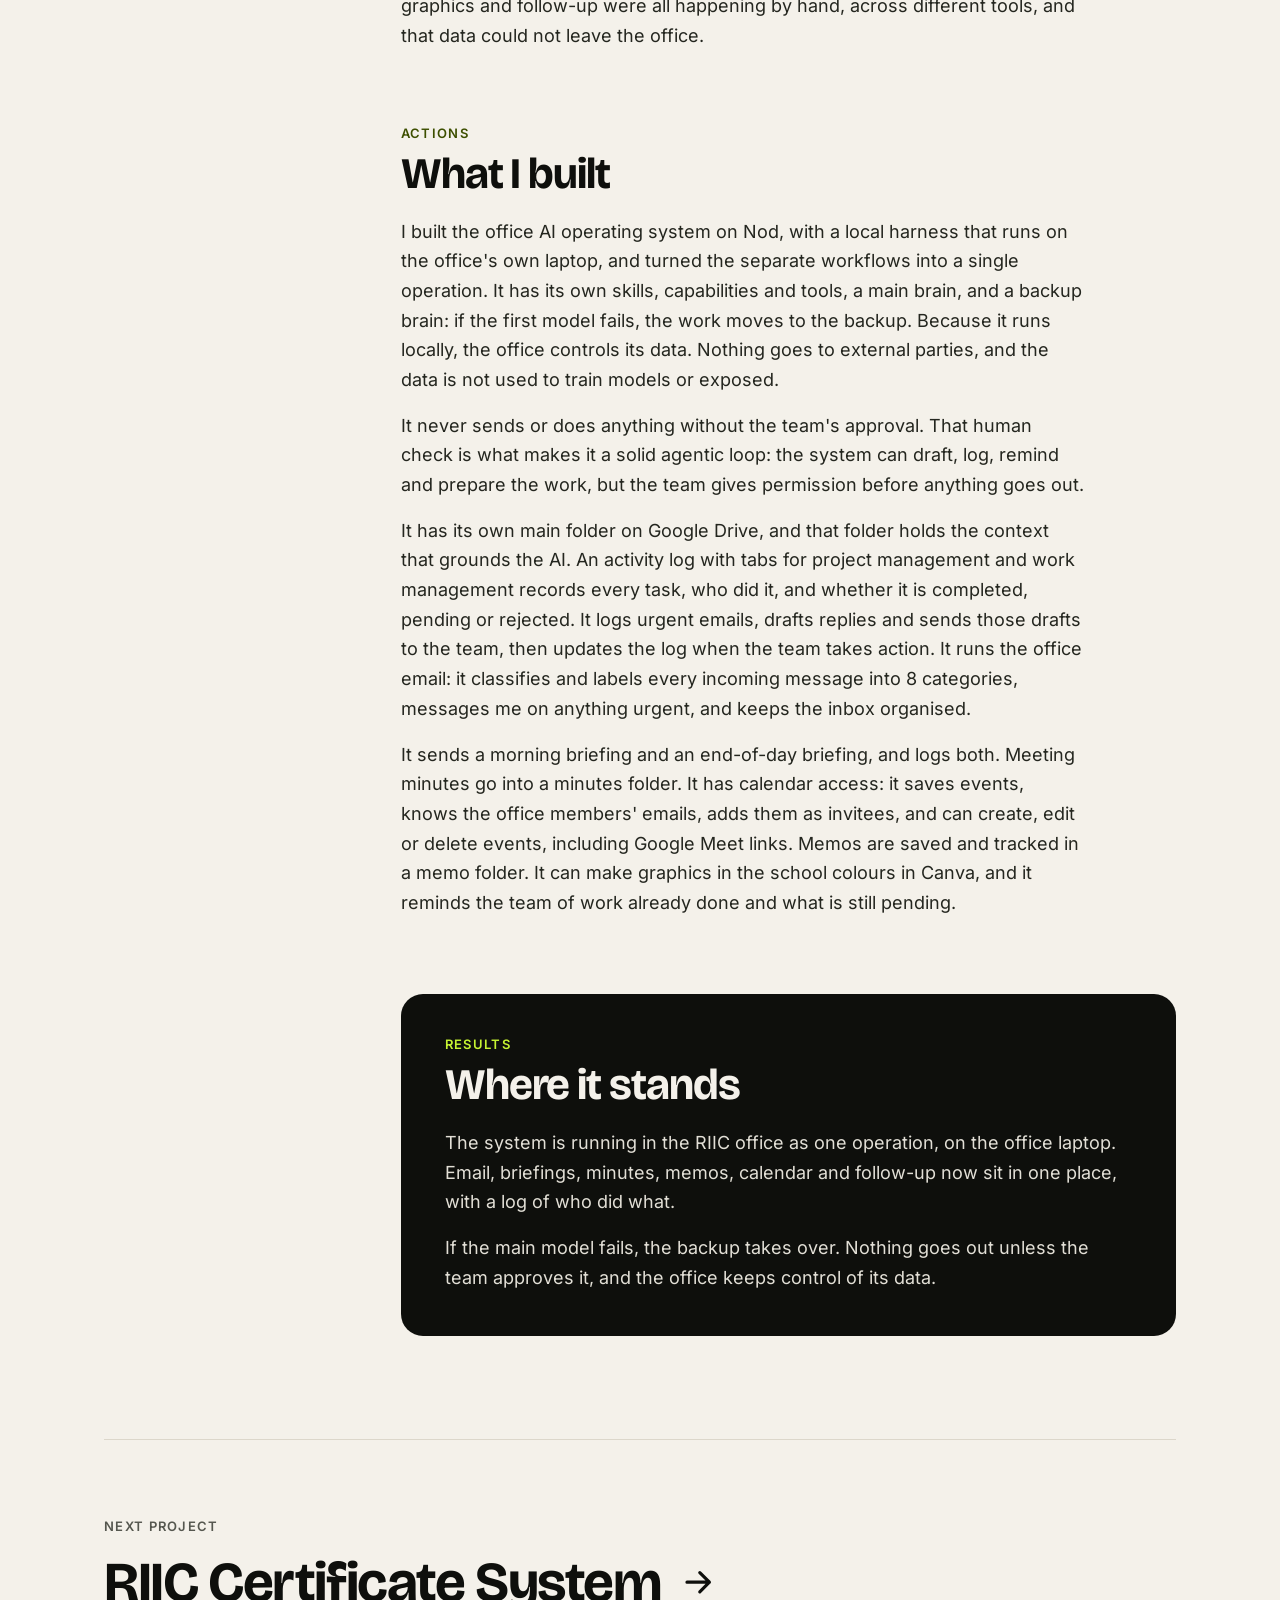
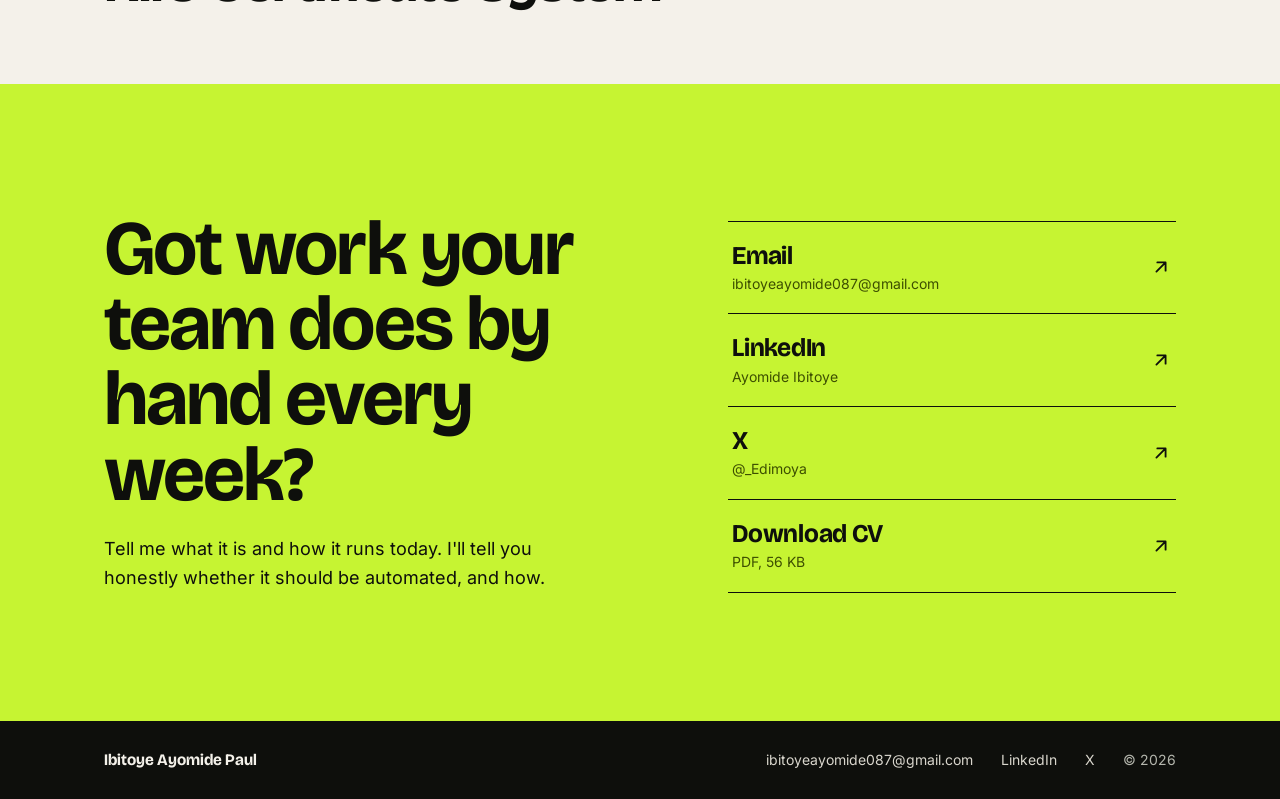
<file: projects/ai-os/index.html>
<!doctype html>
<html lang="en-NG">
<head>
<meta charset="utf-8">
<meta name="viewport" content="width=device-width, initial-scale=1">
<title>RIIC Office AI Operating System | Ayomide Ibitoye</title>
<meta name="description" content="An AI operating system for RIIC, a university research and innovation office, built on Nod. It runs on the office laptop and handles email, briefings, minutes, memos and calendar, with the team approving anything that goes out.">
<link rel="canonical" href="https://ayomide-ibitoye.vercel.app/projects/ai-os">
<meta name="theme-color" content="#F4F1EA">
<meta property="og:type" content="article">
<meta property="og:site_name" content="Ayomide Ibitoye">
<meta property="og:title" content="RIIC Office AI Operating System | Ayomide Ibitoye">
<meta property="og:description" content="An AI operating system for RIIC, a university research and innovation office, built on Nod. It runs on the office laptop and handles email, briefings, minutes, memos and calendar, with the team approving anything that goes out.">
<meta property="og:url" content="https://ayomide-ibitoye.vercel.app/projects/ai-os">
<meta property="og:image" content="https://ayomide-ibitoye.vercel.app/assets/og-ai-os.jpg">
<meta property="og:image:width" content="1200">
<meta property="og:image:height" content="630">
<meta name="twitter:card" content="summary_large_image">
<meta name="twitter:creator" content="@_Edimoya">
<meta name="twitter:title" content="RIIC Office AI Operating System | Ayomide Ibitoye">
<meta name="twitter:description" content="An AI operating system for RIIC, a university research and innovation office, built on Nod. It runs on the office laptop and handles email, briefings, minutes, memos and calendar, with the team approving anything that goes out.">
<meta name="twitter:image" content="https://ayomide-ibitoye.vercel.app/assets/og-ai-os.jpg">
<link rel="icon" href="/favicon.svg" type="image/svg+xml">
<link rel="preload" href="/assets/fonts/bricolage-700.woff2" as="font" type="font/woff2" crossorigin>
<link rel="preload" href="/assets/fonts/inter-400.woff2" as="font" type="font/woff2" crossorigin>
<link rel="stylesheet" href="/assets/site.css?v=7168eaf1">
<script>document.documentElement.classList.add("js")</script>
<script type="application/ld+json">{"@context":"https://schema.org","@type":"CreativeWork","name":"RIIC Office AI Operating System","description":"An AI operating system for RIIC, a university research and innovation office, built on Nod. It runs on the office laptop and handles email, briefings, minutes, memos and calendar, with the team approving anything that goes out.","url":"https://ayomide-ibitoye.vercel.app/projects/ai-os","author":{"@type":"Person","name":"Ibitoye Ayomide Paul","url":"https://ayomide-ibitoye.vercel.app/"}}</script>
</head>
<body>
<a class="skip" href="#main">Skip to content</a>
<header class="nav">
  <div class="wrap">
    <a class="brand" href="/"><i aria-hidden="true"></i>Ayomide Ibitoye</a>
    <nav aria-label="Main">
      <ul>
        <li><a href="/#work">Projects</a></li>
        <li class="opt"><a href="/#events">Events</a></li>
        <li class="opt"><a href="/#about">About</a></li>
      </ul>
    </nav>
    <div class="nav-end">
      <a class="btn btn--ink" href="mailto:ibitoyeayomide087@gmail.com">Email me</a>
      <button class="nav-toggle" type="button" aria-expanded="false" aria-controls="nav-menu" aria-label="Menu">
        <svg class="nav-toggle-icon nav-toggle-icon--menu" viewBox="0 0 24 24" width="18" height="18" fill="none" stroke="currentColor" stroke-width="2" stroke-linecap="round" aria-hidden="true"><path d="M5 7h14M5 12h14M5 17h14"/></svg>
        <svg class="nav-toggle-icon nav-toggle-icon--close" viewBox="0 0 24 24" width="18" height="18" fill="none" stroke="currentColor" stroke-width="2" stroke-linecap="round" aria-hidden="true"><path d="M6 6l12 12M18 6L6 18"/></svg>
      </button>
    </div>
  </div>
  <div class="nav-panel" id="nav-menu" aria-hidden="true" inert>
    <nav aria-label="Sections">
      <ul>
        <li><a href="/#top">Home</a></li>
        <li><a href="/#work">Projects</a></li>
        <li><a href="/#events">Events</a></li>
        <li><a href="/#about">About</a></li>
        <li><a href="/#faq">FAQ</a></li>
      </ul>
    </nav>
  </div>
</header>
<main id="main">
<article>
<header class="p-hero">
  <div class="wrap">
    <p class="crumb"><a href="/#work">Projects</a><span aria-hidden="true">/</span><span>01 of 03</span></p>
    <h1>RIIC Office AI Operating System</h1>
    <p class="hook">The office now has one AI system, on its own laptop, that does the work and never acts without the team.</p>
    <dl class="meta">
      <div><dt>Status</dt><dd>Running in the RIIC office</dd></div>
      <div><dt>For</dt><dd>RIIC, a university research and innovation office</dd></div>
      <div><dt>Approach</dt><dd>Hybrid</dd></div>
      <div class="stack"><dt>Stack</dt><dd>Nod, Self-hosted n8n, Docker, Cloudflare Tunnel, DeepSeek, Gmail, Google Calendar, Google Drive, Google Docs, Google Meet, Canva</dd></div>
    </dl>
  </div>
</header>
<div class="wrap">
  <div class="lead-media ph"><div class="slot" role="img" aria-label="Screens from the office system will go here.">
  <div><div class="screens" aria-hidden="true"><b></b><b></b></div><p>Screens from the office system will go here.</p></div>
</div></div>
  <ul class="hl" aria-label="At a glance"><li>8 email categories</li><li>Main and backup brain</li><li>Team approval on every action</li><li>Runs on the office laptop</li></ul>
  <div class="story">
    <nav class="rail" aria-label="Sections"><ol><span class="bar" aria-hidden="true"></span><li><a href="#challenge">Challenge</a></li><li><a href="#actions">Actions</a></li><li><a href="#results">Results</a></li></ol></nav>
    <div>
      <div class="part" id="challenge" data-reveal><h2><span>Challenge</span>The problem</h2><p>The office had no single system for its work. Email, meetings, memos, minutes, graphics and follow-up were all happening by hand, across different tools, and that data could not leave the office.</p></div>
      <div class="part" id="actions" data-reveal><h2><span>Actions</span>What I built</h2><p>I built the office AI operating system on Nod, with a local harness that runs on the office's own laptop, and turned the separate workflows into a single operation. It has its own skills, capabilities and tools, a main brain, and a backup brain: if the first model fails, the work moves to the backup. Because it runs locally, the office controls its data. Nothing goes to external parties, and the data is not used to train models or exposed.</p><p>It never sends or does anything without the team's approval. That human check is what makes it a solid agentic loop: the system can draft, log, remind and prepare the work, but the team gives permission before anything goes out.</p><p>It has its own main folder on Google Drive, and that folder holds the context that grounds the AI. An activity log with tabs for project management and work management records every task, who did it, and whether it is completed, pending or rejected. It logs urgent emails, drafts replies and sends those drafts to the team, then updates the log when the team takes action. It runs the office email: it classifies and labels every incoming message into 8 categories, messages me on anything urgent, and keeps the inbox organised.</p><p>It sends a morning briefing and an end-of-day briefing, and logs both. Meeting minutes go into a minutes folder. It has calendar access: it saves events, knows the office members' emails, adds them as invitees, and can create, edit or delete events, including Google Meet links. Memos are saved and tracked in a memo folder. It can make graphics in the school colours in Canva, and it reminds the team of work already done and what is still pending.</p></div>
      <div class="part res" id="results" data-reveal><h2><span>Results</span>Where it stands</h2><p>The system is running in the RIIC office as one operation, on the office laptop. Email, briefings, minutes, memos, calendar and follow-up now sit in one place, with a log of who did what.</p><p>If the main model fails, the backup takes over. Nothing goes out unless the team approves it, and the office keeps control of its data.</p></div>
    </div>
  </div>
  
  
  <a class="next" href="/projects/certificate-system"><span>Next project</span><strong><em>RIIC Certificate System</em><svg viewBox="0 0 24 24" fill="none" stroke="currentColor" stroke-width="2" stroke-linecap="round" stroke-linejoin="round" aria-hidden="true"><path d="M5 12h14M13 6l6 6-6 6"/></svg></strong></a>
</div>
</article>
</main>
<section class="contact sec" id="contact" aria-labelledby="contact-title">
  <div class="wrap">
    <div data-reveal>
      <h2 id="contact-title">Got work your team does by hand every week?</h2>
      <p>Tell me what it is and how it runs today. I'll tell you honestly whether it should be automated, and how.</p>
    </div>
    <ul class="links" data-reveal style="--d:.1s">
      <li><a href="mailto:ibitoyeayomide087@gmail.com"><span>Email<small>ibitoyeayomide087@gmail.com</small></span><svg viewBox="0 0 24 24" fill="none" stroke="currentColor" stroke-width="2" stroke-linecap="round" stroke-linejoin="round" aria-hidden="true"><path d="M7 17 17 7M8 7h9v9"/></svg></a></li>
      <li><a href="https://www.linkedin.com/in/ayomide-ibitoye-b1a594445" rel="noopener" target="_blank"><span>LinkedIn<small>Ayomide Ibitoye</small></span><svg viewBox="0 0 24 24" fill="none" stroke="currentColor" stroke-width="2" stroke-linecap="round" stroke-linejoin="round" aria-hidden="true"><path d="M7 17 17 7M8 7h9v9"/></svg></a></li>
      <li><a href="https://x.com/_edimoya" rel="noopener" target="_blank"><span>X<small>@_Edimoya</small></span><svg viewBox="0 0 24 24" fill="none" stroke="currentColor" stroke-width="2" stroke-linecap="round" stroke-linejoin="round" aria-hidden="true"><path d="M7 17 17 7M8 7h9v9"/></svg></a></li>
      <li><a href="/cv.pdf" download="Ibitoye_Ayomide_Paul_CV.pdf"><span>Download CV<small>PDF, 56 KB</small></span><svg viewBox="0 0 24 24" fill="none" stroke="currentColor" stroke-width="2" stroke-linecap="round" stroke-linejoin="round" aria-hidden="true"><path d="M7 17 17 7M8 7h9v9"/></svg></a></li>
    </ul>
  </div>
</section>
<footer class="foot dark">
  <div class="wrap">
    <strong>Ibitoye Ayomide Paul</strong>
    <a href="mailto:ibitoyeayomide087@gmail.com">ibitoyeayomide087@gmail.com</a>
    <a href="https://www.linkedin.com/in/ayomide-ibitoye-b1a594445" rel="noopener" target="_blank">LinkedIn</a>
    <a href="https://x.com/_edimoya" rel="noopener" target="_blank">X</a>
    <span>&copy; 2026</span>
  </div>
</footer>
<script>
(function(){
  var nav = document.querySelector(".nav");
  var toggle = document.querySelector(".nav-toggle");
  var panel = document.getElementById("nav-menu");
  if (!nav || !toggle || !panel || toggle.getAttribute("data-ready")) return;
  toggle.setAttribute("data-ready", "1");
  function setOpen(open) {
    nav.classList.toggle("is-open", open);
    toggle.setAttribute("aria-expanded", open ? "true" : "false");
    toggle.setAttribute("aria-label", open ? "Close menu" : "Menu");
    panel.setAttribute("aria-hidden", open ? "false" : "true");
    if (open) panel.removeAttribute("inert");
    else panel.setAttribute("inert", "");
  }
  toggle.addEventListener("click", function(){
    setOpen(toggle.getAttribute("aria-expanded") !== "true");
  });
  panel.addEventListener("click", function(e){
    if (e.target.closest("a")) setOpen(false);
  });
  document.addEventListener("click", function(e){
    if (toggle.getAttribute("aria-expanded") === "true" && !e.target.closest(".nav")) setOpen(false);
  });
  document.addEventListener("keydown", function(e){
    if (e.key === "Escape" && toggle.getAttribute("aria-expanded") === "true") {
      setOpen(false);
      toggle.focus();
    }
  });
  addEventListener("resize", function(){
    if (innerWidth > 720 && toggle.getAttribute("aria-expanded") === "true") setOpen(false);
  });
})();
</script>
<script src="/assets/site.js?v=2091d765" defer></script>
</body>
</html>
</file>
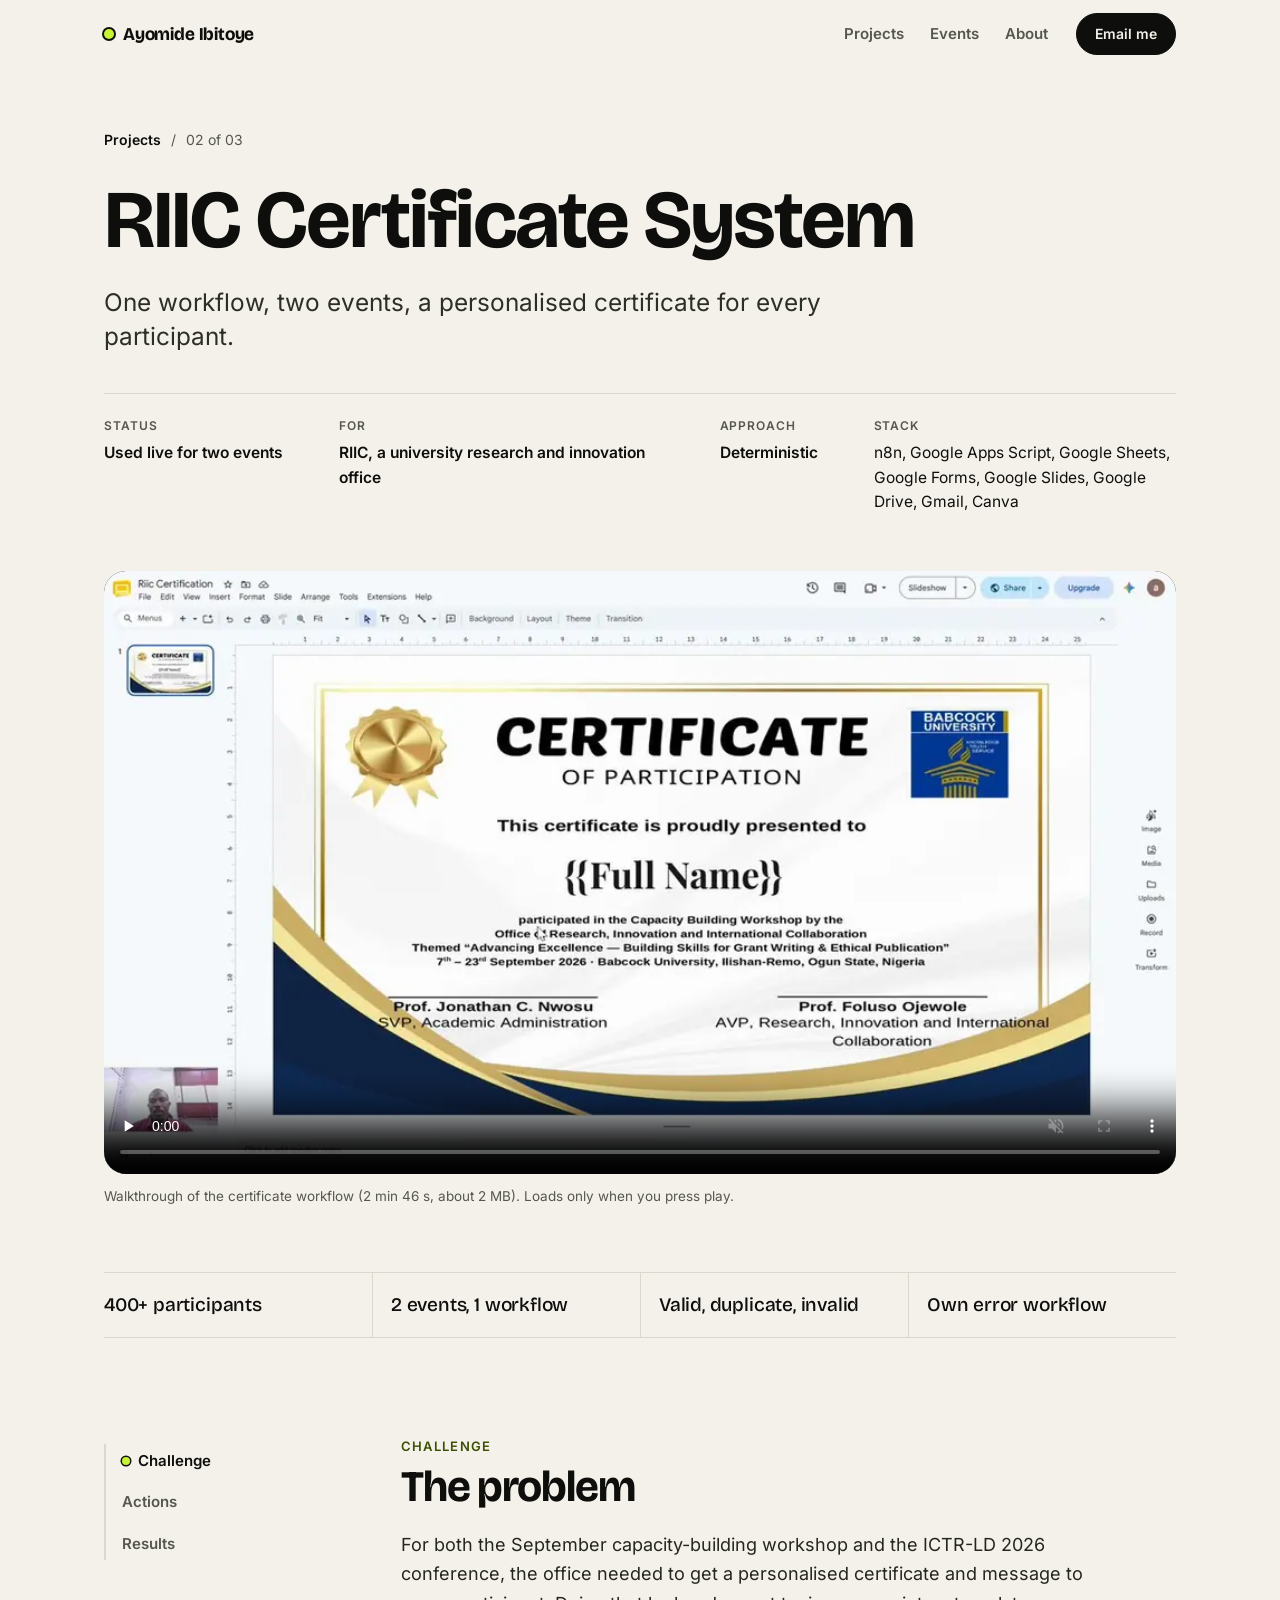
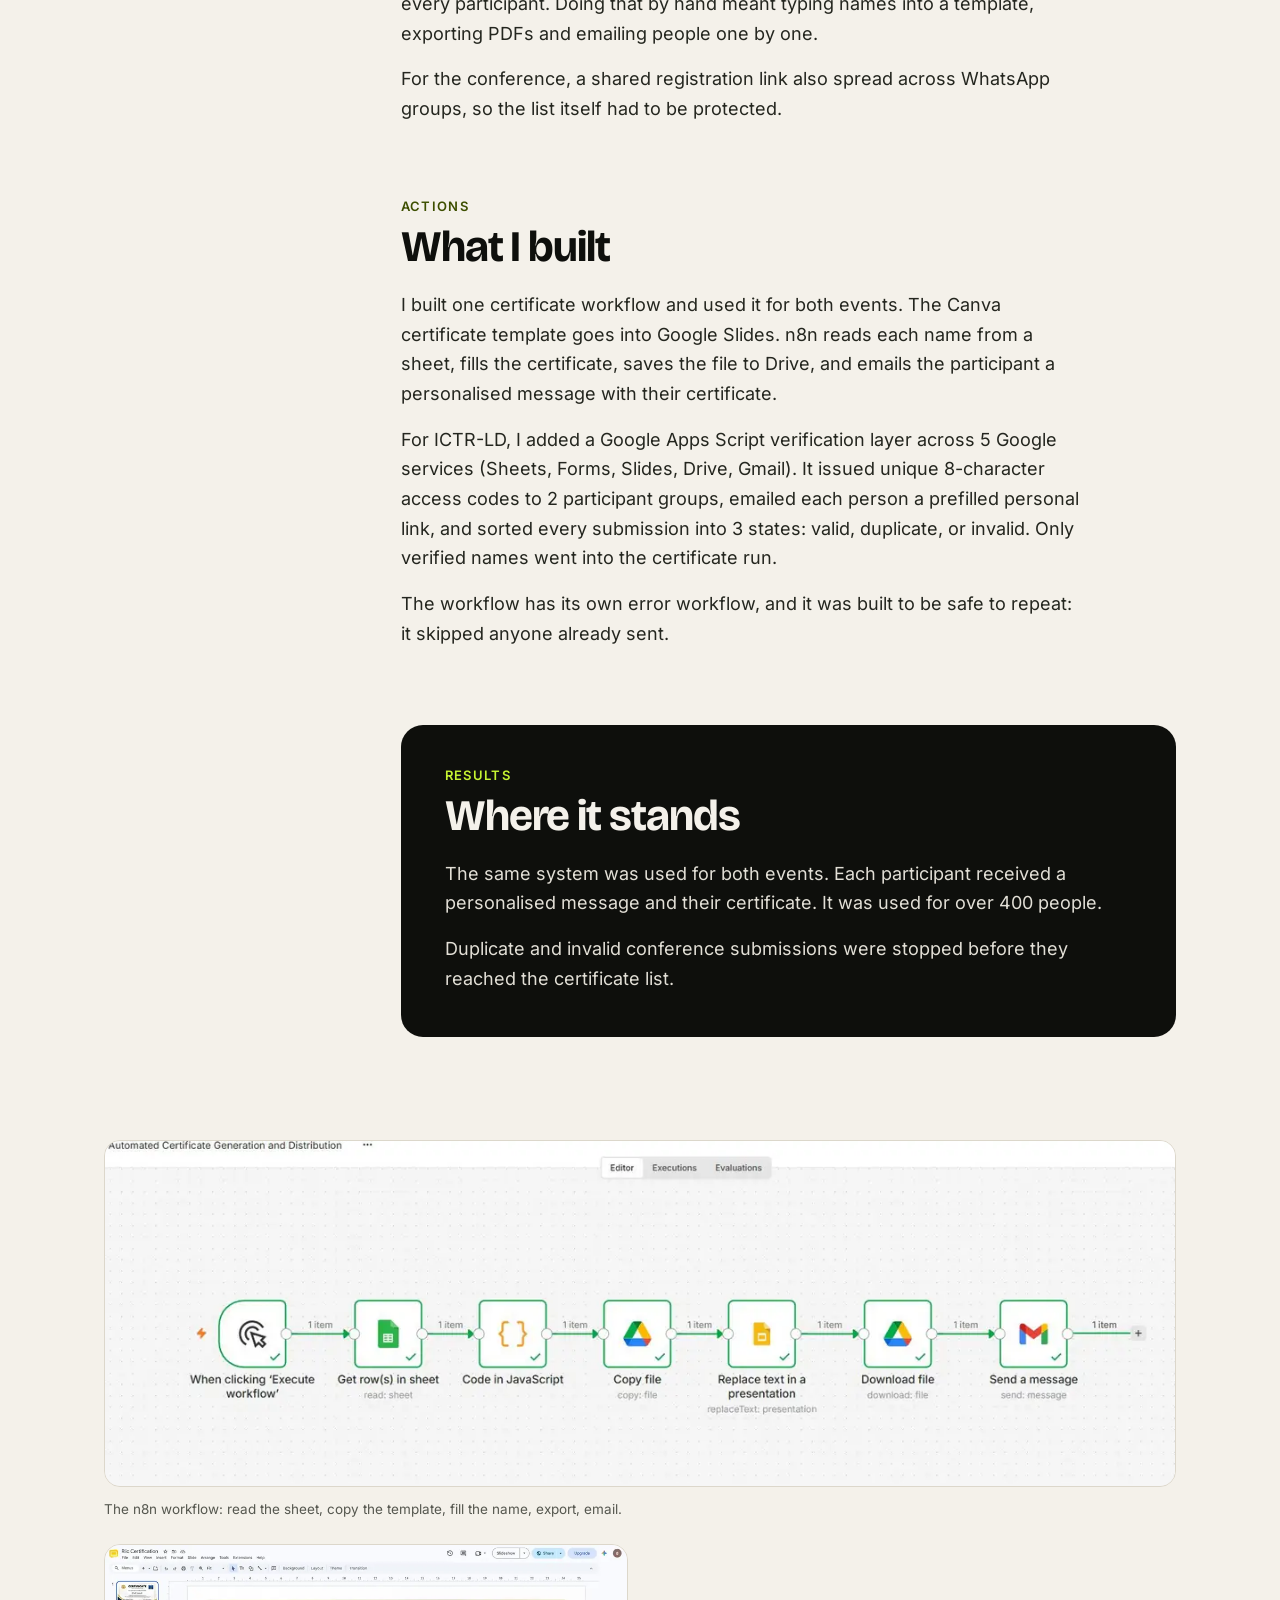
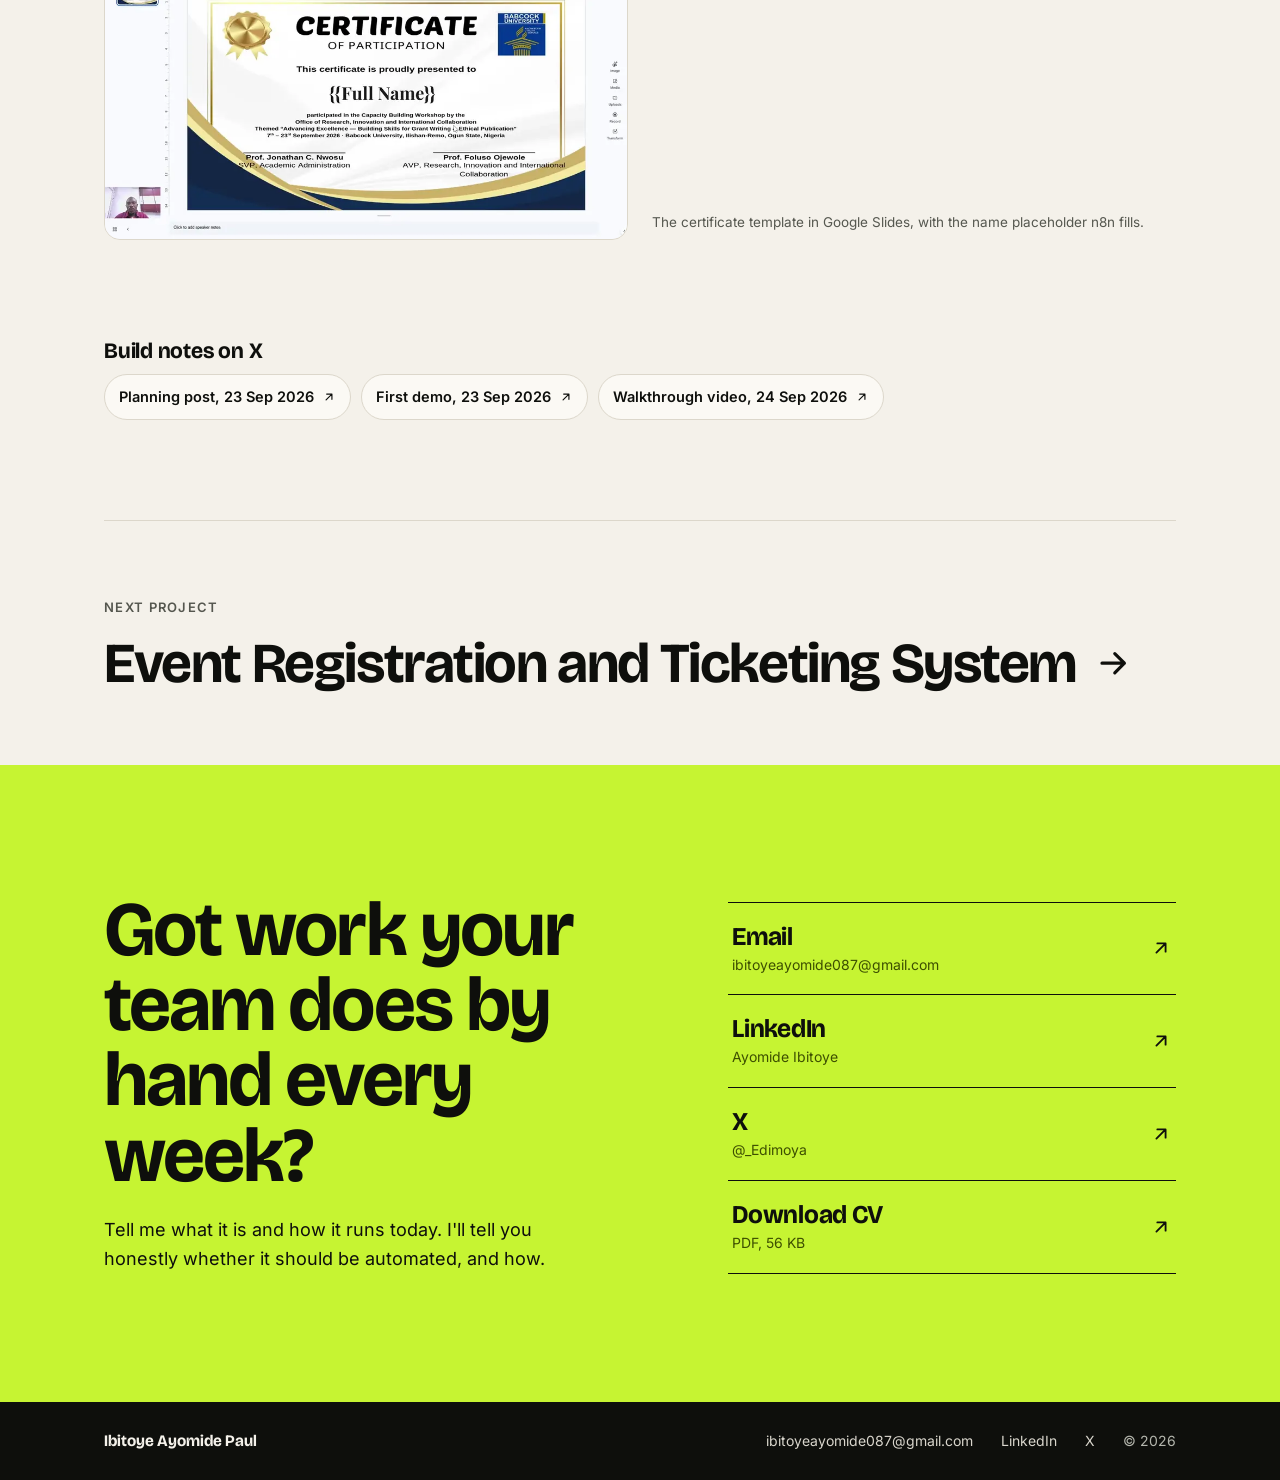
<file: projects/certificate-system/index.html>
<!doctype html>
<html lang="en-NG">
<head>
<meta charset="utf-8">
<meta name="viewport" content="width=device-width, initial-scale=1">
<title>RIIC Certificate System | Ayomide Ibitoye</title>
<meta name="description" content="One n8n certificate workflow, used for a capacity-building workshop and an international conference, that sent a personalised certificate and message to over 400 participants, with a Google Apps Script verification layer.">
<link rel="canonical" href="https://ayomide-ibitoye.vercel.app/projects/certificate-system">
<meta name="theme-color" content="#F4F1EA">
<meta property="og:type" content="article">
<meta property="og:site_name" content="Ayomide Ibitoye">
<meta property="og:title" content="RIIC Certificate System | Ayomide Ibitoye">
<meta property="og:description" content="One n8n certificate workflow, used for a capacity-building workshop and an international conference, that sent a personalised certificate and message to over 400 participants, with a Google Apps Script verification layer.">
<meta property="og:url" content="https://ayomide-ibitoye.vercel.app/projects/certificate-system">
<meta property="og:image" content="https://ayomide-ibitoye.vercel.app/assets/og-certificate-system.jpg">
<meta property="og:image:width" content="1200">
<meta property="og:image:height" content="630">
<meta name="twitter:card" content="summary_large_image">
<meta name="twitter:creator" content="@_Edimoya">
<meta name="twitter:title" content="RIIC Certificate System | Ayomide Ibitoye">
<meta name="twitter:description" content="One n8n certificate workflow, used for a capacity-building workshop and an international conference, that sent a personalised certificate and message to over 400 participants, with a Google Apps Script verification layer.">
<meta name="twitter:image" content="https://ayomide-ibitoye.vercel.app/assets/og-certificate-system.jpg">
<link rel="icon" href="/favicon.svg" type="image/svg+xml">
<link rel="preload" href="/assets/fonts/bricolage-700.woff2" as="font" type="font/woff2" crossorigin>
<link rel="preload" href="/assets/fonts/inter-400.woff2" as="font" type="font/woff2" crossorigin>
<link rel="stylesheet" href="/assets/site.css?v=7168eaf1">
<script>document.documentElement.classList.add("js")</script>
<script type="application/ld+json">{"@context":"https://schema.org","@type":"CreativeWork","name":"RIIC Certificate System","description":"One n8n certificate workflow, used for a capacity-building workshop and an international conference, that sent a personalised certificate and message to over 400 participants, with a Google Apps Script verification layer.","url":"https://ayomide-ibitoye.vercel.app/projects/certificate-system","author":{"@type":"Person","name":"Ibitoye Ayomide Paul","url":"https://ayomide-ibitoye.vercel.app/"}}</script>
</head>
<body>
<a class="skip" href="#main">Skip to content</a>
<header class="nav">
  <div class="wrap">
    <a class="brand" href="/"><i aria-hidden="true"></i>Ayomide Ibitoye</a>
    <nav aria-label="Main">
      <ul>
        <li><a href="/#work">Projects</a></li>
        <li class="opt"><a href="/#events">Events</a></li>
        <li class="opt"><a href="/#about">About</a></li>
      </ul>
    </nav>
    <div class="nav-end">
      <a class="btn btn--ink" href="mailto:ibitoyeayomide087@gmail.com">Email me</a>
      <button class="nav-toggle" type="button" aria-expanded="false" aria-controls="nav-menu" aria-label="Menu">
        <svg class="nav-toggle-icon nav-toggle-icon--menu" viewBox="0 0 24 24" width="18" height="18" fill="none" stroke="currentColor" stroke-width="2" stroke-linecap="round" aria-hidden="true"><path d="M5 7h14M5 12h14M5 17h14"/></svg>
        <svg class="nav-toggle-icon nav-toggle-icon--close" viewBox="0 0 24 24" width="18" height="18" fill="none" stroke="currentColor" stroke-width="2" stroke-linecap="round" aria-hidden="true"><path d="M6 6l12 12M18 6L6 18"/></svg>
      </button>
    </div>
  </div>
  <div class="nav-panel" id="nav-menu" aria-hidden="true" inert>
    <nav aria-label="Sections">
      <ul>
        <li><a href="/#top">Home</a></li>
        <li><a href="/#work">Projects</a></li>
        <li><a href="/#events">Events</a></li>
        <li><a href="/#about">About</a></li>
        <li><a href="/#faq">FAQ</a></li>
      </ul>
    </nav>
  </div>
</header>
<main id="main">
<article>
<header class="p-hero">
  <div class="wrap">
    <p class="crumb"><a href="/#work">Projects</a><span aria-hidden="true">/</span><span>02 of 03</span></p>
    <h1>RIIC Certificate System</h1>
    <p class="hook">One workflow, two events, a personalised certificate for every participant.</p>
    <dl class="meta">
      <div><dt>Status</dt><dd>Used live for two events</dd></div>
      <div><dt>For</dt><dd>RIIC, a university research and innovation office</dd></div>
      <div><dt>Approach</dt><dd>Deterministic</dd></div>
      <div class="stack"><dt>Stack</dt><dd>n8n, Google Apps Script, Google Sheets, Google Forms, Google Slides, Google Drive, Gmail, Canva</dd></div>
    </dl>
  </div>
</header>
<div class="wrap">
  <figure style="margin:0"><div class="lead-media"><video controls muted playsinline preload="none" poster="/assets/work/cert-poster.webp" width="960" height="540" aria-label="RIIC Certificate System walkthrough"><source src="/assets/work/cert-walkthrough.mp4" type="video/mp4"></video></div><figcaption>Walkthrough of the certificate workflow (2 min 46 s, about 2 MB). Loads only when you press play.</figcaption></figure>
  <ul class="hl" aria-label="At a glance"><li>400+ participants</li><li>2 events, 1 workflow</li><li>Valid, duplicate, invalid</li><li>Own error workflow</li></ul>
  <div class="story">
    <nav class="rail" aria-label="Sections"><ol><span class="bar" aria-hidden="true"></span><li><a href="#challenge">Challenge</a></li><li><a href="#actions">Actions</a></li><li><a href="#results">Results</a></li></ol></nav>
    <div>
      <div class="part" id="challenge" data-reveal><h2><span>Challenge</span>The problem</h2><p>For both the September capacity-building workshop and the ICTR-LD 2026 conference, the office needed to get a personalised certificate and message to every participant. Doing that by hand meant typing names into a template, exporting PDFs and emailing people one by one.</p><p>For the conference, a shared registration link also spread across WhatsApp groups, so the list itself had to be protected.</p></div>
      <div class="part" id="actions" data-reveal><h2><span>Actions</span>What I built</h2><p>I built one certificate workflow and used it for both events. The Canva certificate template goes into Google Slides. n8n reads each name from a sheet, fills the certificate, saves the file to Drive, and emails the participant a personalised message with their certificate.</p><p>For ICTR-LD, I added a Google Apps Script verification layer across 5 Google services (Sheets, Forms, Slides, Drive, Gmail). It issued unique 8-character access codes to 2 participant groups, emailed each person a prefilled personal link, and sorted every submission into 3 states: valid, duplicate, or invalid. Only verified names went into the certificate run.</p><p>The workflow has its own error workflow, and it was built to be safe to repeat: it skipped anyone already sent.</p></div>
      <div class="part res" id="results" data-reveal><h2><span>Results</span>Where it stands</h2><p>The same system was used for both events. Each participant received a personalised message and their certificate. It was used for over 400 people.</p><p>Duplicate and invalid conference submissions were stopped before they reached the certificate list.</p></div>
    </div>
  </div>
  <div class="gallery"><figure class="wide" data-reveal><div class="frame"><img src="/assets/work/cert-n8n.webp" alt="n8n workflow named Automated Certificate Generation and Distribution: get rows from a sheet, a JavaScript step, copy file, replace text in a presentation, download file, send a message." width="1200" height="387" loading="lazy" decoding="async"></div><figcaption>The n8n workflow: read the sheet, copy the template, fill the name, export, email.</figcaption></figure><figure class="solo" data-reveal><div class="frame"><img src="/assets/work/cert-template.webp" alt="Google Slides certificate of participation template with a Full Name placeholder, for the capacity-building workshop." width="960" height="540" loading="lazy" decoding="async"></div><figcaption>The certificate template in Google Slides, with the name placeholder n8n fills.</figcaption></figure></div>
  <div class="notes-wrap" data-reveal><h2>Build notes on X</h2><div class="notes"><a href="https://x.com/_Edimoya/status/2102699046192517296" rel="noopener" target="_blank">Planning post, 23 Sep 2026<svg viewBox="0 0 24 24" fill="none" stroke="currentColor" stroke-width="2" stroke-linecap="round" stroke-linejoin="round" aria-hidden="true" width="14" height="14"><path d="M7 17 17 7M8 7h9v9"/></svg></a><a href="https://x.com/_Edimoya/status/2102842100916322334" rel="noopener" target="_blank">First demo, 23 Sep 2026<svg viewBox="0 0 24 24" fill="none" stroke="currentColor" stroke-width="2" stroke-linecap="round" stroke-linejoin="round" aria-hidden="true" width="14" height="14"><path d="M7 17 17 7M8 7h9v9"/></svg></a><a href="https://x.com/_Edimoya/status/2103182669706121556" rel="noopener" target="_blank">Walkthrough video, 24 Sep 2026<svg viewBox="0 0 24 24" fill="none" stroke="currentColor" stroke-width="2" stroke-linecap="round" stroke-linejoin="round" aria-hidden="true" width="14" height="14"><path d="M7 17 17 7M8 7h9v9"/></svg></a></div></div>
  <a class="next" href="/projects/hangout-registration"><span>Next project</span><strong><em>Event Registration and Ticketing System</em><svg viewBox="0 0 24 24" fill="none" stroke="currentColor" stroke-width="2" stroke-linecap="round" stroke-linejoin="round" aria-hidden="true"><path d="M5 12h14M13 6l6 6-6 6"/></svg></strong></a>
</div>
</article>
</main>
<section class="contact sec" id="contact" aria-labelledby="contact-title">
  <div class="wrap">
    <div data-reveal>
      <h2 id="contact-title">Got work your team does by hand every week?</h2>
      <p>Tell me what it is and how it runs today. I'll tell you honestly whether it should be automated, and how.</p>
    </div>
    <ul class="links" data-reveal style="--d:.1s">
      <li><a href="mailto:ibitoyeayomide087@gmail.com"><span>Email<small>ibitoyeayomide087@gmail.com</small></span><svg viewBox="0 0 24 24" fill="none" stroke="currentColor" stroke-width="2" stroke-linecap="round" stroke-linejoin="round" aria-hidden="true"><path d="M7 17 17 7M8 7h9v9"/></svg></a></li>
      <li><a href="https://www.linkedin.com/in/ayomide-ibitoye-b1a594445" rel="noopener" target="_blank"><span>LinkedIn<small>Ayomide Ibitoye</small></span><svg viewBox="0 0 24 24" fill="none" stroke="currentColor" stroke-width="2" stroke-linecap="round" stroke-linejoin="round" aria-hidden="true"><path d="M7 17 17 7M8 7h9v9"/></svg></a></li>
      <li><a href="https://x.com/_edimoya" rel="noopener" target="_blank"><span>X<small>@_Edimoya</small></span><svg viewBox="0 0 24 24" fill="none" stroke="currentColor" stroke-width="2" stroke-linecap="round" stroke-linejoin="round" aria-hidden="true"><path d="M7 17 17 7M8 7h9v9"/></svg></a></li>
      <li><a href="/cv.pdf" download="Ibitoye_Ayomide_Paul_CV.pdf"><span>Download CV<small>PDF, 56 KB</small></span><svg viewBox="0 0 24 24" fill="none" stroke="currentColor" stroke-width="2" stroke-linecap="round" stroke-linejoin="round" aria-hidden="true"><path d="M7 17 17 7M8 7h9v9"/></svg></a></li>
    </ul>
  </div>
</section>
<footer class="foot dark">
  <div class="wrap">
    <strong>Ibitoye Ayomide Paul</strong>
    <a href="mailto:ibitoyeayomide087@gmail.com">ibitoyeayomide087@gmail.com</a>
    <a href="https://www.linkedin.com/in/ayomide-ibitoye-b1a594445" rel="noopener" target="_blank">LinkedIn</a>
    <a href="https://x.com/_edimoya" rel="noopener" target="_blank">X</a>
    <span>&copy; 2026</span>
  </div>
</footer>
<script>
(function(){
  var nav = document.querySelector(".nav");
  var toggle = document.querySelector(".nav-toggle");
  var panel = document.getElementById("nav-menu");
  if (!nav || !toggle || !panel || toggle.getAttribute("data-ready")) return;
  toggle.setAttribute("data-ready", "1");
  function setOpen(open) {
    nav.classList.toggle("is-open", open);
    toggle.setAttribute("aria-expanded", open ? "true" : "false");
    toggle.setAttribute("aria-label", open ? "Close menu" : "Menu");
    panel.setAttribute("aria-hidden", open ? "false" : "true");
    if (open) panel.removeAttribute("inert");
    else panel.setAttribute("inert", "");
  }
  toggle.addEventListener("click", function(){
    setOpen(toggle.getAttribute("aria-expanded") !== "true");
  });
  panel.addEventListener("click", function(e){
    if (e.target.closest("a")) setOpen(false);
  });
  document.addEventListener("click", function(e){
    if (toggle.getAttribute("aria-expanded") === "true" && !e.target.closest(".nav")) setOpen(false);
  });
  document.addEventListener("keydown", function(e){
    if (e.key === "Escape" && toggle.getAttribute("aria-expanded") === "true") {
      setOpen(false);
      toggle.focus();
    }
  });
  addEventListener("resize", function(){
    if (innerWidth > 720 && toggle.getAttribute("aria-expanded") === "true") setOpen(false);
  });
})();
</script>
<script src="/assets/site.js?v=2091d765" defer></script>
</body>
</html>
</file>
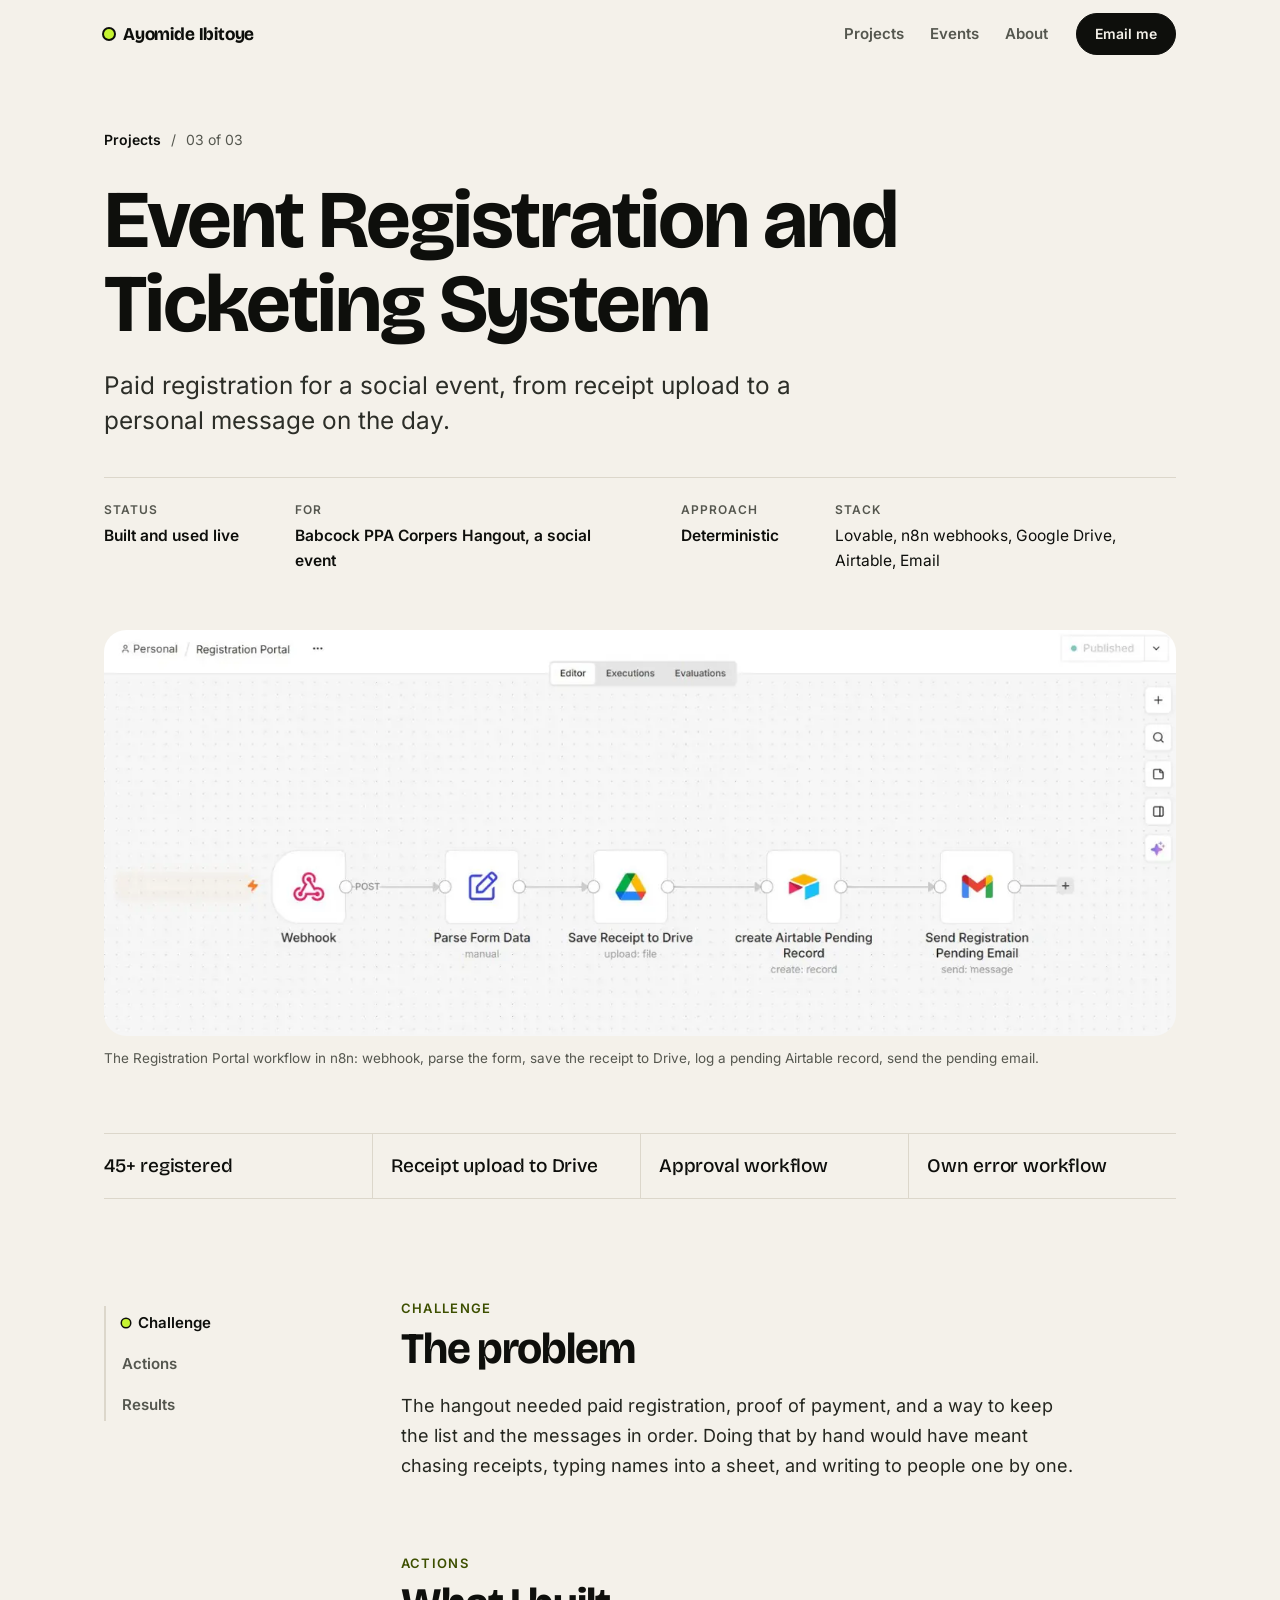
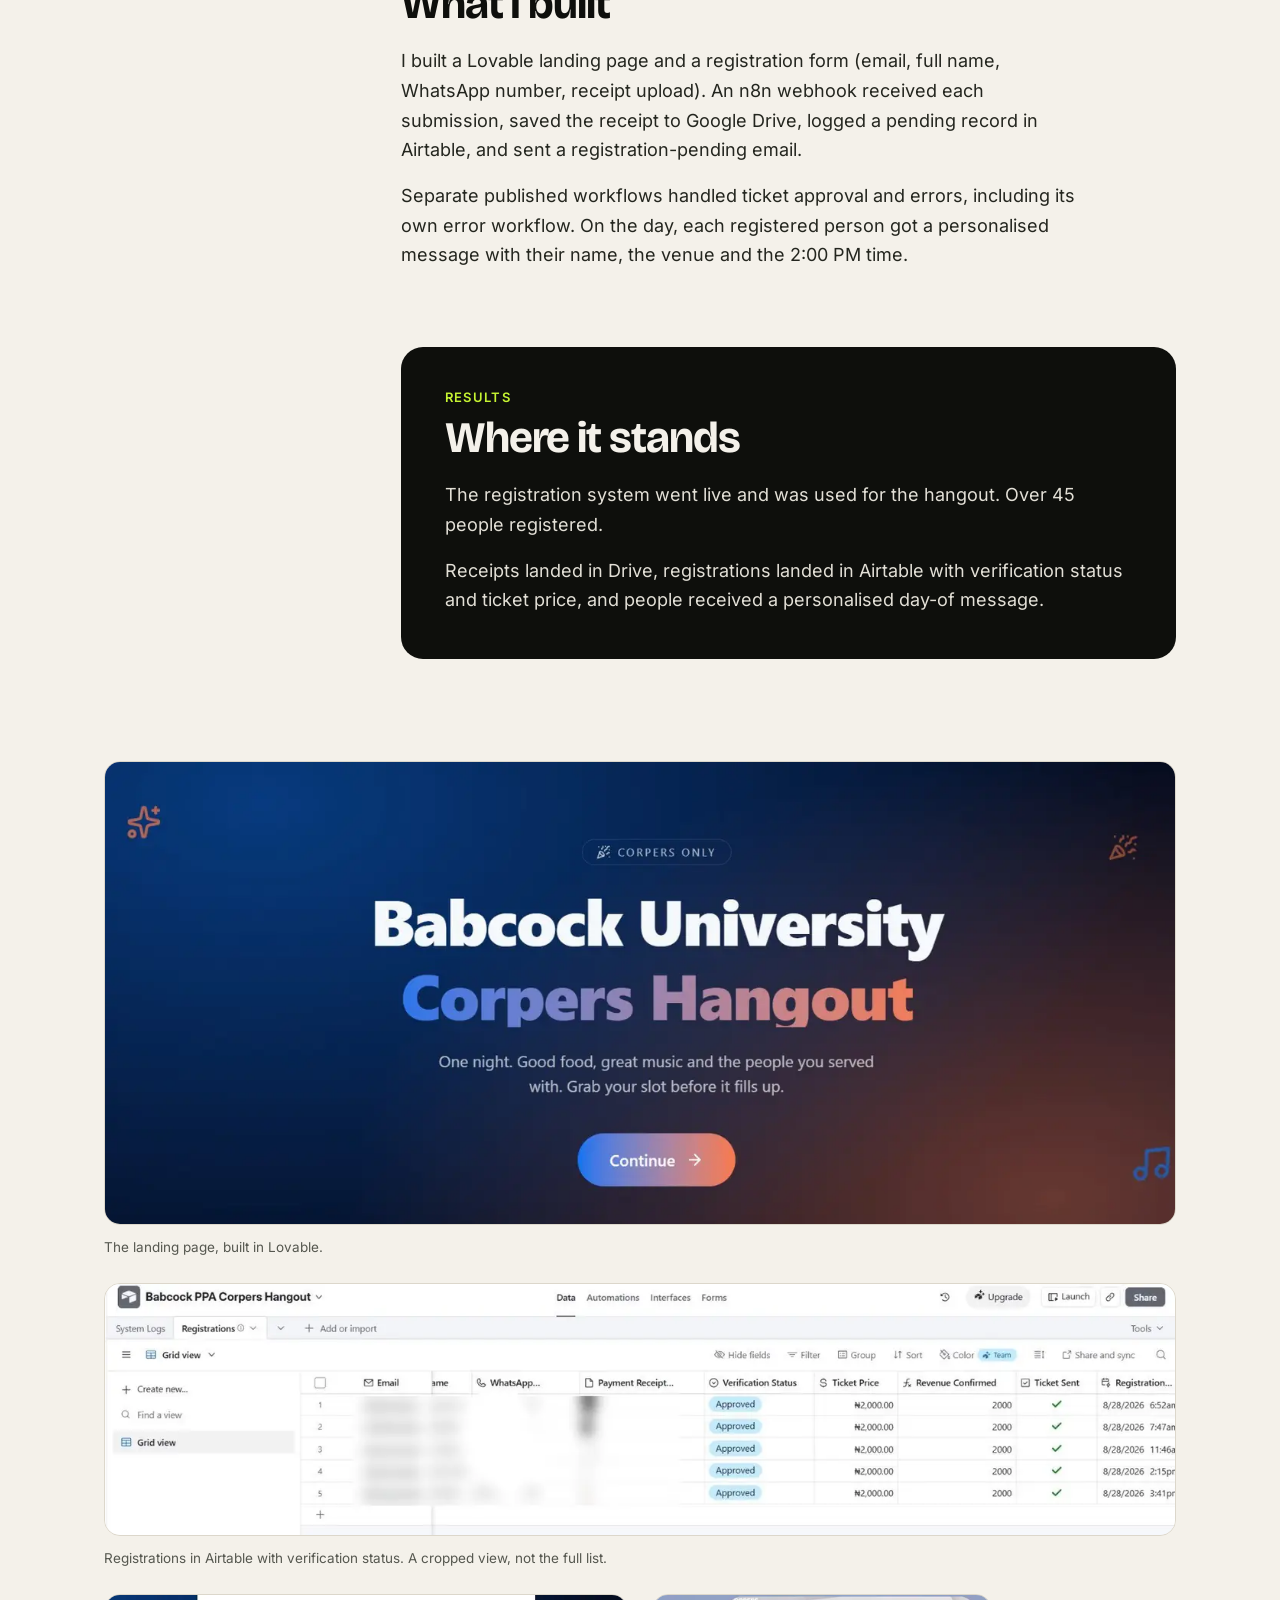
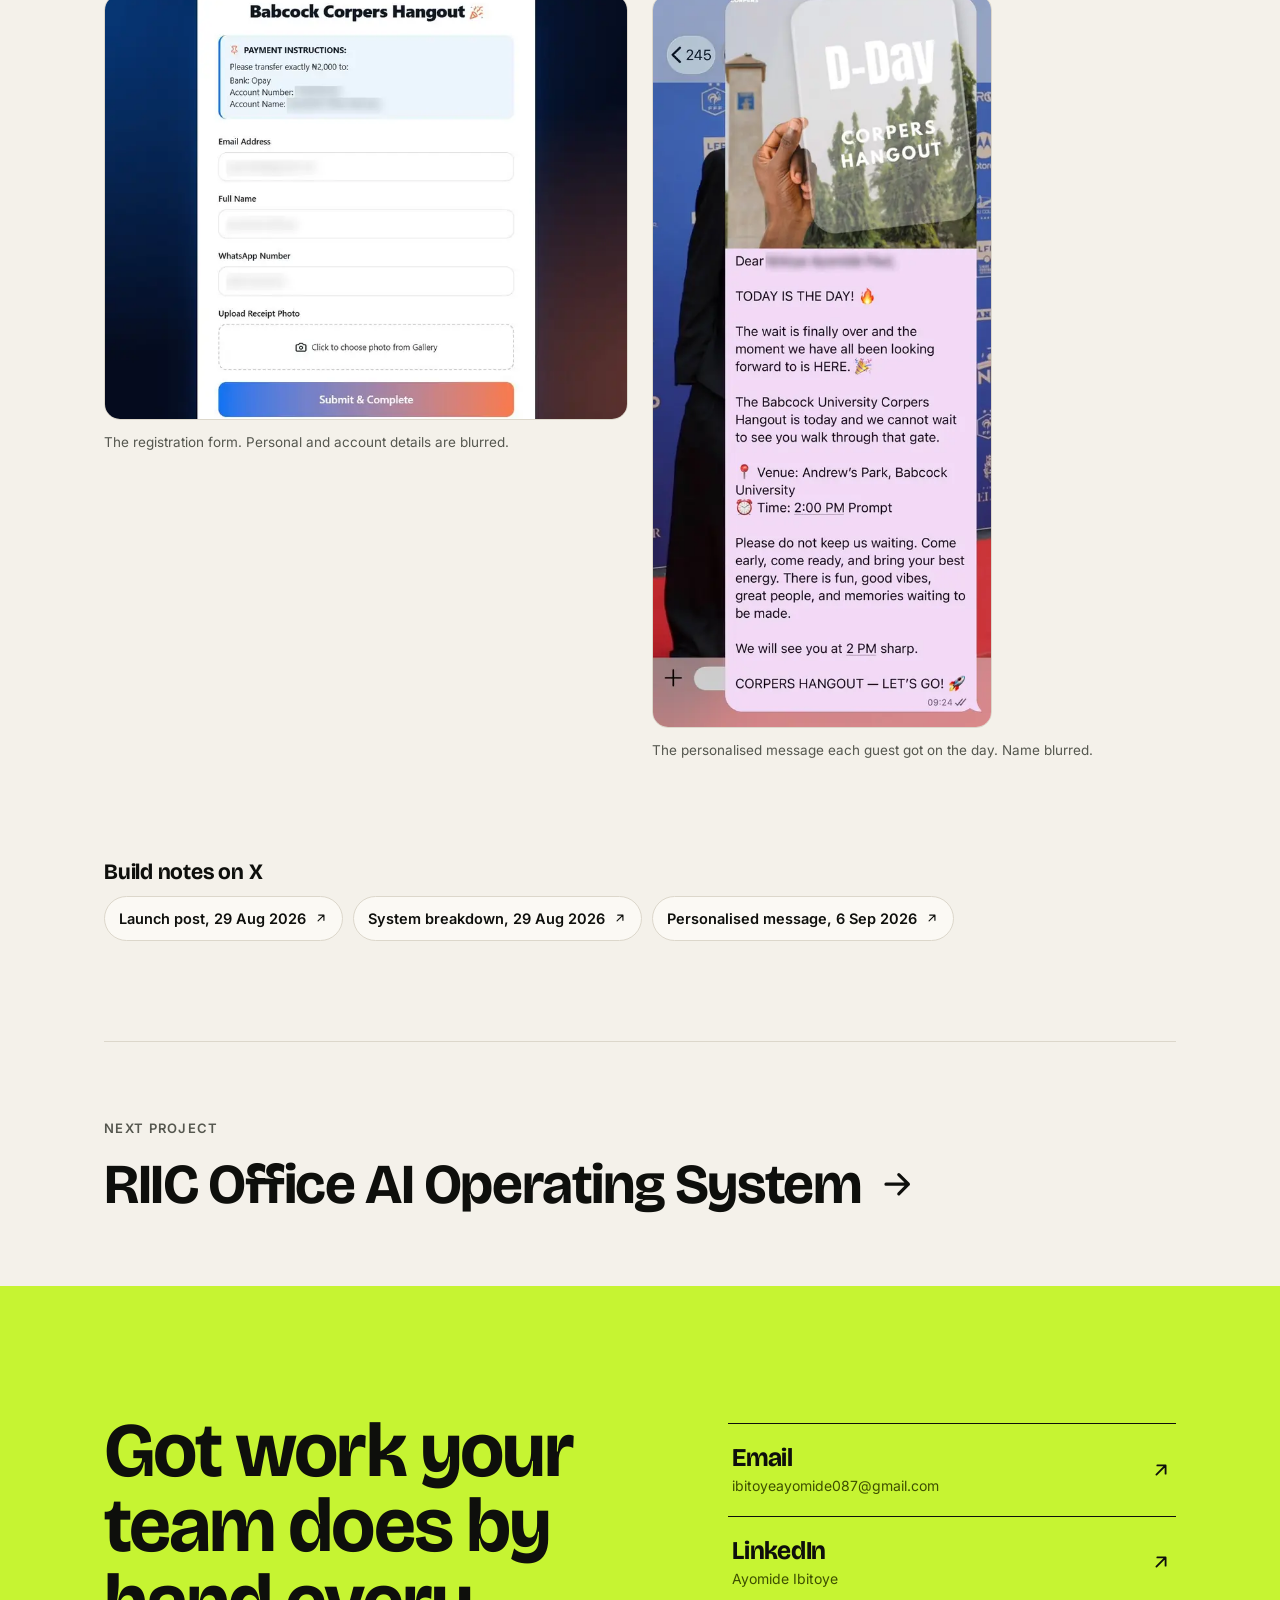
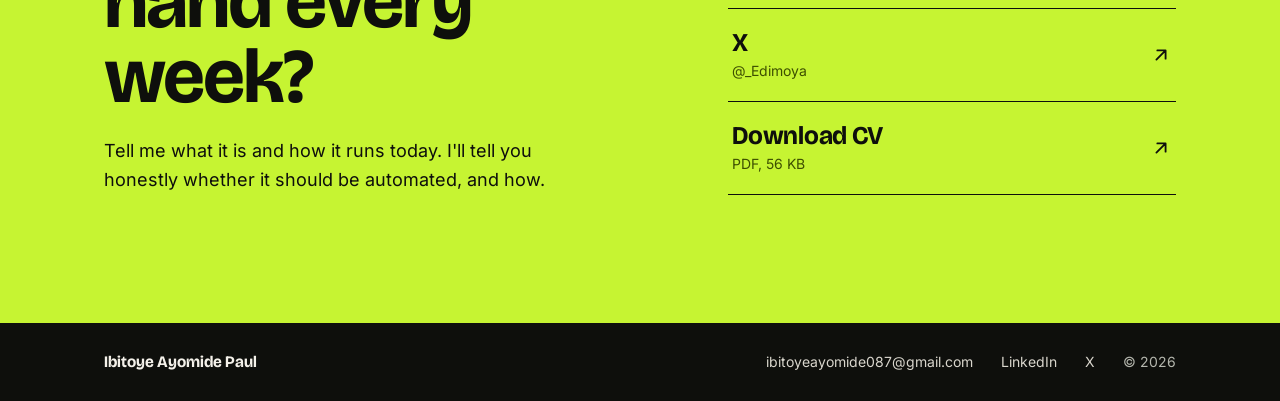
<file: projects/hangout-registration/index.html>
<!doctype html>
<html lang="en-NG">
<head>
<meta charset="utf-8">
<meta name="viewport" content="width=device-width, initial-scale=1">
<title>Event Registration and Ticketing System | Ayomide Ibitoye</title>
<meta name="description" content="A paid registration and ticketing system for a social event: Lovable landing page and form, n8n webhooks, Google Drive, Airtable and a personalised day-of message. Over 45 people registered.">
<link rel="canonical" href="https://ayomide-ibitoye.vercel.app/projects/hangout-registration">
<meta name="theme-color" content="#F4F1EA">
<meta property="og:type" content="article">
<meta property="og:site_name" content="Ayomide Ibitoye">
<meta property="og:title" content="Event Registration and Ticketing System | Ayomide Ibitoye">
<meta property="og:description" content="A paid registration and ticketing system for a social event: Lovable landing page and form, n8n webhooks, Google Drive, Airtable and a personalised day-of message. Over 45 people registered.">
<meta property="og:url" content="https://ayomide-ibitoye.vercel.app/projects/hangout-registration">
<meta property="og:image" content="https://ayomide-ibitoye.vercel.app/assets/og-hangout-registration.jpg">
<meta property="og:image:width" content="1200">
<meta property="og:image:height" content="630">
<meta name="twitter:card" content="summary_large_image">
<meta name="twitter:creator" content="@_Edimoya">
<meta name="twitter:title" content="Event Registration and Ticketing System | Ayomide Ibitoye">
<meta name="twitter:description" content="A paid registration and ticketing system for a social event: Lovable landing page and form, n8n webhooks, Google Drive, Airtable and a personalised day-of message. Over 45 people registered.">
<meta name="twitter:image" content="https://ayomide-ibitoye.vercel.app/assets/og-hangout-registration.jpg">
<link rel="icon" href="/favicon.svg" type="image/svg+xml">
<link rel="preload" href="/assets/fonts/bricolage-700.woff2" as="font" type="font/woff2" crossorigin>
<link rel="preload" href="/assets/fonts/inter-400.woff2" as="font" type="font/woff2" crossorigin>
<link rel="stylesheet" href="/assets/site.css?v=7168eaf1">
<script>document.documentElement.classList.add("js")</script>
<script type="application/ld+json">{"@context":"https://schema.org","@type":"CreativeWork","name":"Event Registration and Ticketing System","description":"A paid registration and ticketing system for a social event: Lovable landing page and form, n8n webhooks, Google Drive, Airtable and a personalised day-of message. Over 45 people registered.","url":"https://ayomide-ibitoye.vercel.app/projects/hangout-registration","author":{"@type":"Person","name":"Ibitoye Ayomide Paul","url":"https://ayomide-ibitoye.vercel.app/"}}</script>
</head>
<body>
<a class="skip" href="#main">Skip to content</a>
<header class="nav">
  <div class="wrap">
    <a class="brand" href="/"><i aria-hidden="true"></i>Ayomide Ibitoye</a>
    <nav aria-label="Main">
      <ul>
        <li><a href="/#work">Projects</a></li>
        <li class="opt"><a href="/#events">Events</a></li>
        <li class="opt"><a href="/#about">About</a></li>
      </ul>
    </nav>
    <div class="nav-end">
      <a class="btn btn--ink" href="mailto:ibitoyeayomide087@gmail.com">Email me</a>
      <button class="nav-toggle" type="button" aria-expanded="false" aria-controls="nav-menu" aria-label="Menu">
        <svg class="nav-toggle-icon nav-toggle-icon--menu" viewBox="0 0 24 24" width="18" height="18" fill="none" stroke="currentColor" stroke-width="2" stroke-linecap="round" aria-hidden="true"><path d="M5 7h14M5 12h14M5 17h14"/></svg>
        <svg class="nav-toggle-icon nav-toggle-icon--close" viewBox="0 0 24 24" width="18" height="18" fill="none" stroke="currentColor" stroke-width="2" stroke-linecap="round" aria-hidden="true"><path d="M6 6l12 12M18 6L6 18"/></svg>
      </button>
    </div>
  </div>
  <div class="nav-panel" id="nav-menu" aria-hidden="true" inert>
    <nav aria-label="Sections">
      <ul>
        <li><a href="/#top">Home</a></li>
        <li><a href="/#work">Projects</a></li>
        <li><a href="/#events">Events</a></li>
        <li><a href="/#about">About</a></li>
        <li><a href="/#faq">FAQ</a></li>
      </ul>
    </nav>
  </div>
</header>
<main id="main">
<article>
<header class="p-hero">
  <div class="wrap">
    <p class="crumb"><a href="/#work">Projects</a><span aria-hidden="true">/</span><span>03 of 03</span></p>
    <h1>Event Registration and Ticketing System</h1>
    <p class="hook">Paid registration for a social event, from receipt upload to a personal message on the day.</p>
    <dl class="meta">
      <div><dt>Status</dt><dd>Built and used live</dd></div>
      <div><dt>For</dt><dd>Babcock PPA Corpers Hangout, a social event</dd></div>
      <div><dt>Approach</dt><dd>Deterministic</dd></div>
      <div class="stack"><dt>Stack</dt><dd>Lovable, n8n webhooks, Google Drive, Airtable, Email</dd></div>
    </dl>
  </div>
</header>
<div class="wrap">
  <figure style="margin:0"><div class="lead-media" style="background:var(--paper)"><img src="/assets/work/hangout-n8n.webp" alt="n8n workflow named Registration Portal: Webhook, Parse Form Data, Save Receipt to Drive, create Airtable Pending Record, Send Registration Pending Email." width="1400" height="530" fetchpriority="high" decoding="async"></div><figcaption>The Registration Portal workflow in n8n: webhook, parse the form, save the receipt to Drive, log a pending Airtable record, send the pending email.</figcaption></figure>
  <ul class="hl" aria-label="At a glance"><li>45+ registered</li><li>Receipt upload to Drive</li><li>Approval workflow</li><li>Own error workflow</li></ul>
  <div class="story">
    <nav class="rail" aria-label="Sections"><ol><span class="bar" aria-hidden="true"></span><li><a href="#challenge">Challenge</a></li><li><a href="#actions">Actions</a></li><li><a href="#results">Results</a></li></ol></nav>
    <div>
      <div class="part" id="challenge" data-reveal><h2><span>Challenge</span>The problem</h2><p>The hangout needed paid registration, proof of payment, and a way to keep the list and the messages in order. Doing that by hand would have meant chasing receipts, typing names into a sheet, and writing to people one by one.</p></div>
      <div class="part" id="actions" data-reveal><h2><span>Actions</span>What I built</h2><p>I built a Lovable landing page and a registration form (email, full name, WhatsApp number, receipt upload). An n8n webhook received each submission, saved the receipt to Google Drive, logged a pending record in Airtable, and sent a registration-pending email.</p><p>Separate published workflows handled ticket approval and errors, including its own error workflow. On the day, each registered person got a personalised message with their name, the venue and the 2:00 PM time.</p></div>
      <div class="part res" id="results" data-reveal><h2><span>Results</span>Where it stands</h2><p>The registration system went live and was used for the hangout. Over 45 people registered.</p><p>Receipts landed in Drive, registrations landed in Airtable with verification status and ticket price, and people received a personalised day-of message.</p></div>
    </div>
  </div>
  <div class="gallery"><figure class="wide" data-reveal><div class="frame"><img src="/assets/work/hangout-landing.webp" alt="Landing page for the hangout built in Lovable, with a Continue button to the registration form." width="1400" height="604" loading="lazy" decoding="async"></div><figcaption>The landing page, built in Lovable.</figcaption></figure><figure class="wide" data-reveal><div class="frame"><img src="/assets/work/hangout-airtable.webp" alt="Airtable grid of registrations showing verification status, ticket price and ticket sent columns. Names, emails, phone numbers and receipts are blurred." width="1400" height="329" loading="lazy" decoding="async"></div><figcaption>Registrations in Airtable with verification status. A cropped view, not the full list.</figcaption></figure><figure data-reveal><div class="frame"><img src="/assets/work/hangout-form.webp" alt="Registration form for the hangout with payment instructions and fields for email, full name, WhatsApp number and receipt photo. Personal and account details are blurred." width="800" height="650" loading="lazy" decoding="async"></div><figcaption>The registration form. Personal and account details are blurred.</figcaption></figure><figure class="tall" data-reveal><div class="frame"><img src="/assets/work/hangout-dayof.webp" alt="Personalised day-of message to a registered guest with the venue, Andrew's Park, and the 2:00 PM time. The recipient's name is blurred." width="520" height="1126" loading="lazy" decoding="async"></div><figcaption>The personalised message each guest got on the day. Name blurred.</figcaption></figure></div>
  <div class="notes-wrap" data-reveal><h2>Build notes on X</h2><div class="notes"><a href="https://x.com/_Edimoya/status/2093652318575067571" rel="noopener" target="_blank">Launch post, 29 Aug 2026<svg viewBox="0 0 24 24" fill="none" stroke="currentColor" stroke-width="2" stroke-linecap="round" stroke-linejoin="round" aria-hidden="true" width="14" height="14"><path d="M7 17 17 7M8 7h9v9"/></svg></a><a href="https://x.com/_Edimoya/status/2093653693421785320" rel="noopener" target="_blank">System breakdown, 29 Aug 2026<svg viewBox="0 0 24 24" fill="none" stroke="currentColor" stroke-width="2" stroke-linecap="round" stroke-linejoin="round" aria-hidden="true" width="14" height="14"><path d="M7 17 17 7M8 7h9v9"/></svg></a><a href="https://x.com/_Edimoya/status/2096534892200775874" rel="noopener" target="_blank">Personalised message, 6 Sep 2026<svg viewBox="0 0 24 24" fill="none" stroke="currentColor" stroke-width="2" stroke-linecap="round" stroke-linejoin="round" aria-hidden="true" width="14" height="14"><path d="M7 17 17 7M8 7h9v9"/></svg></a></div></div>
  <a class="next" href="/projects/ai-os"><span>Next project</span><strong><em>RIIC Office AI Operating System</em><svg viewBox="0 0 24 24" fill="none" stroke="currentColor" stroke-width="2" stroke-linecap="round" stroke-linejoin="round" aria-hidden="true"><path d="M5 12h14M13 6l6 6-6 6"/></svg></strong></a>
</div>
</article>
</main>
<section class="contact sec" id="contact" aria-labelledby="contact-title">
  <div class="wrap">
    <div data-reveal>
      <h2 id="contact-title">Got work your team does by hand every week?</h2>
      <p>Tell me what it is and how it runs today. I'll tell you honestly whether it should be automated, and how.</p>
    </div>
    <ul class="links" data-reveal style="--d:.1s">
      <li><a href="mailto:ibitoyeayomide087@gmail.com"><span>Email<small>ibitoyeayomide087@gmail.com</small></span><svg viewBox="0 0 24 24" fill="none" stroke="currentColor" stroke-width="2" stroke-linecap="round" stroke-linejoin="round" aria-hidden="true"><path d="M7 17 17 7M8 7h9v9"/></svg></a></li>
      <li><a href="https://www.linkedin.com/in/ayomide-ibitoye-b1a594445" rel="noopener" target="_blank"><span>LinkedIn<small>Ayomide Ibitoye</small></span><svg viewBox="0 0 24 24" fill="none" stroke="currentColor" stroke-width="2" stroke-linecap="round" stroke-linejoin="round" aria-hidden="true"><path d="M7 17 17 7M8 7h9v9"/></svg></a></li>
      <li><a href="https://x.com/_edimoya" rel="noopener" target="_blank"><span>X<small>@_Edimoya</small></span><svg viewBox="0 0 24 24" fill="none" stroke="currentColor" stroke-width="2" stroke-linecap="round" stroke-linejoin="round" aria-hidden="true"><path d="M7 17 17 7M8 7h9v9"/></svg></a></li>
      <li><a href="/cv.pdf" download="Ibitoye_Ayomide_Paul_CV.pdf"><span>Download CV<small>PDF, 56 KB</small></span><svg viewBox="0 0 24 24" fill="none" stroke="currentColor" stroke-width="2" stroke-linecap="round" stroke-linejoin="round" aria-hidden="true"><path d="M7 17 17 7M8 7h9v9"/></svg></a></li>
    </ul>
  </div>
</section>
<footer class="foot dark">
  <div class="wrap">
    <strong>Ibitoye Ayomide Paul</strong>
    <a href="mailto:ibitoyeayomide087@gmail.com">ibitoyeayomide087@gmail.com</a>
    <a href="https://www.linkedin.com/in/ayomide-ibitoye-b1a594445" rel="noopener" target="_blank">LinkedIn</a>
    <a href="https://x.com/_edimoya" rel="noopener" target="_blank">X</a>
    <span>&copy; 2026</span>
  </div>
</footer>
<script>
(function(){
  var nav = document.querySelector(".nav");
  var toggle = document.querySelector(".nav-toggle");
  var panel = document.getElementById("nav-menu");
  if (!nav || !toggle || !panel || toggle.getAttribute("data-ready")) return;
  toggle.setAttribute("data-ready", "1");
  function setOpen(open) {
    nav.classList.toggle("is-open", open);
    toggle.setAttribute("aria-expanded", open ? "true" : "false");
    toggle.setAttribute("aria-label", open ? "Close menu" : "Menu");
    panel.setAttribute("aria-hidden", open ? "false" : "true");
    if (open) panel.removeAttribute("inert");
    else panel.setAttribute("inert", "");
  }
  toggle.addEventListener("click", function(){
    setOpen(toggle.getAttribute("aria-expanded") !== "true");
  });
  panel.addEventListener("click", function(e){
    if (e.target.closest("a")) setOpen(false);
  });
  document.addEventListener("click", function(e){
    if (toggle.getAttribute("aria-expanded") === "true" && !e.target.closest(".nav")) setOpen(false);
  });
  document.addEventListener("keydown", function(e){
    if (e.key === "Escape" && toggle.getAttribute("aria-expanded") === "true") {
      setOpen(false);
      toggle.focus();
    }
  });
  addEventListener("resize", function(){
    if (innerWidth > 720 && toggle.getAttribute("aria-expanded") === "true") setOpen(false);
  });
})();
</script>
<script src="/assets/site.js?v=2091d765" defer></script>
</body>
</html>
</file>
<file: assets/site.css>
@font-face{font-family:"Bricolage Grotesque";src:url(/assets/fonts/bricolage-700.woff2) format("woff2");font-weight:700;font-display:swap}
@font-face{font-family:"Bricolage Grotesque";src:url(/assets/fonts/bricolage-500.woff2) format("woff2");font-weight:500;font-display:swap}
@font-face{font-family:Inter;src:url(/assets/fonts/inter-400.woff2) format("woff2");font-weight:400;font-display:swap}
@font-face{font-family:Inter;src:url(/assets/fonts/inter-600.woff2) format("woff2");font-weight:600;font-display:swap}
:root{
  --ink:#0E0F0C;--cream:#F4F1EA;--lime:#C6F432;--olive:#3D4F00;--grey:#55574F;--line:#DCD7CB;--surface:#171915;--paper:#FBF9F4;
  --display:"Bricolage Grotesque",ui-sans-serif,system-ui,sans-serif;--text:Inter,ui-sans-serif,system-ui,-apple-system,"Segoe UI",Roboto,sans-serif;
  --pad:clamp(20px,5vw,64px);--max:1200px;--r:22px;--ease:cubic-bezier(.2,.7,.1,1);
}
*,*::before,*::after{box-sizing:border-box}
html{-webkit-text-size-adjust:100%;scroll-behavior:smooth;scroll-padding-top:84px}
body{margin:0;background:var(--cream);color:var(--ink);font:400 17px/1.6 var(--text);-webkit-font-smoothing:antialiased;text-rendering:optimizeLegibility}
img,video{display:block;max-width:100%;height:auto}
a{color:inherit}
h1,h2,h3{font-family:var(--display);font-weight:700;line-height:1.02;letter-spacing:-.025em;margin:0}
p{margin:0}
.wrap{max-width:var(--max);margin:0 auto;padding:0 var(--pad)}
.skip{position:absolute;left:-999px;top:8px;background:var(--ink);color:var(--cream);padding:10px 14px;border-radius:10px;z-index:99}
.skip:focus{left:8px}
:focus-visible{outline:3px solid var(--olive);outline-offset:3px;border-radius:6px}
.dark :focus-visible,.dark:focus-visible{outline-color:var(--lime)}
.sr{position:absolute;width:1px;height:1px;overflow:hidden;clip:rect(0 0 0 0);white-space:nowrap}

/* nav */
.nav{position:sticky;top:0;z-index:50;background:rgba(244,241,234,.86);backdrop-filter:saturate(1.4) blur(10px);-webkit-backdrop-filter:saturate(1.4) blur(10px);border-bottom:1px solid transparent;transition:border-color .3s}
.nav.is-scrolled{border-bottom-color:var(--line)}
.nav .wrap{display:flex;align-items:center;gap:28px;height:68px}
.brand{font:700 18px/1 var(--display);text-decoration:none;display:flex;align-items:center;gap:9px;letter-spacing:-.01em;margin-right:auto}
.brand i{width:10px;height:10px;border-radius:50%;background:var(--lime);box-shadow:0 0 0 2px var(--ink)}
.nav .wrap ul{display:flex;gap:26px;list-style:none;margin:0;padding:0}
.nav .wrap ul a{text-decoration:none;font-size:15px;font-weight:600;color:var(--grey);transition:color .2s}
.nav .wrap ul a:hover,.nav .wrap ul a[aria-current]{color:var(--ink)}
.btn{display:inline-flex;align-items:center;gap:10px;min-height:48px;padding:0 22px;border-radius:999px;font:600 15px/1 var(--text);text-decoration:none;transition:transform .25s var(--ease),background-color .25s,color .25s;border:1.5px solid var(--ink);white-space:nowrap}
.btn:hover{transform:translateY(-2px)}
.btn--ink{background:var(--ink);color:var(--cream)}
.btn--ink:hover{background:var(--olive);border-color:var(--olive)}
.btn--ghost{background:transparent}
.btn--ghost:hover{background:var(--lime)}
.btn--lime{background:var(--lime);border-color:var(--lime);color:var(--ink)}
.btn svg{width:16px;height:16px;transition:transform .25s var(--ease)}
.btn:hover svg{transform:translateX(3px)}
.nav .btn{min-height:42px;padding:0 18px;font-size:14px}

/* hero */
.hero{overflow-x:clip;padding:clamp(28px,5vw,64px) 0 clamp(56px,8vw,110px)}
.hero .wrap{display:grid;grid-template-columns:1.22fr .78fr;gap:clamp(28px,5vw,72px);align-items:center}
.eyebrow{display:inline-flex;align-items:center;gap:10px;font:600 13px/1.2 var(--text);letter-spacing:.08em;text-transform:uppercase;color:var(--olive)}
.eyebrow::before{content:"";width:22px;height:2px;background:currentColor}
.hero h1{font-size:clamp(38px,4.8vw,74px);margin:20px 0 24px}
.hero h1 .ln{display:block;overflow:hidden;padding-bottom:.06em;margin-bottom:-.06em}
.hero h1 .ln>span{display:inline-block}
.mark{position:relative;white-space:nowrap;z-index:0}
.mark::after{content:"";position:absolute;left:-.06em;right:-.08em;bottom:.08em;height:.36em;background:var(--lime);z-index:-1;transform-origin:left;border-radius:3px}
.lede{font-size:clamp(17px,1.5vw,20px);line-height:1.55;color:#2c2e28;max-width:34em}
.actions{display:flex;flex-wrap:wrap;gap:12px;margin-top:32px}

.portrait{position:relative;aspect-ratio:4/5;max-width:460px;width:100%;justify-self:end}
.portrait .plate{position:absolute;inset:0;border-radius:28px;background:var(--ink);overflow:hidden}
.portrait .plate::before{content:"";position:absolute;inset:0;background-image:linear-gradient(rgba(244,241,234,.06) 1px,transparent 1px),linear-gradient(90deg,rgba(244,241,234,.06) 1px,transparent 1px);background-size:36px 36px;mask-image:linear-gradient(180deg,#000 10%,transparent 85%);-webkit-mask-image:linear-gradient(180deg,#000 10%,transparent 85%)}
.portrait .disc{position:absolute;left:15%;top:9%;width:70%;aspect-ratio:1;border-radius:50%;background:var(--lime)}
.portrait .disc::after{content:"";position:absolute;inset:-14%;border-radius:50%;border:1.5px solid rgba(198,244,50,.35)}
.portrait .cut{position:absolute;inset:0;border-radius:28px;overflow:hidden}
.portrait .cut img{position:absolute;bottom:0;left:2%;width:96%;max-width:none}
.chip{position:absolute;left:-14%;bottom:9%;width:min(270px,72%);background:var(--paper);border:1px solid var(--line);border-radius:18px;padding:14px 16px 12px;box-shadow:0 18px 40px -18px rgba(14,15,12,.45),0 2px 6px rgba(14,15,12,.08);font-size:13.5px}
.chip header{display:flex;align-items:center;justify-content:space-between;font:600 11px/1 var(--text);letter-spacing:.08em;text-transform:uppercase;color:var(--grey);margin-bottom:10px}
.chip header span{display:flex;align-items:center;gap:7px}
.chip header span::before{content:"";width:7px;height:7px;border-radius:50%;background:var(--olive)}
.chip ol{list-style:none;margin:0;padding:0;display:grid;gap:7px}
.chip li{display:flex;align-items:center;gap:10px;line-height:1.3}
.chip li i{flex:none;width:18px;height:18px;border-radius:50%;border:1.5px solid var(--line);display:grid;place-items:center;transition:background-color .35s,border-color .35s}
.chip li i svg{width:10px;height:10px;opacity:0;transition:opacity .3s}
.chip li.done i{background:var(--ink);border-color:var(--ink)}
.chip li.done i svg{opacity:1}
.chip li.wait i{border-color:var(--olive);border-top-color:transparent;animation:spin 1s linear infinite}
.chip li.ok{font-weight:600}
.chip li.ok i{background:var(--lime);border-color:var(--ink)}
.chip li.ok i svg{opacity:1;stroke:var(--ink)}
.chip .who{display:block;font-size:12px;color:var(--grey);font-weight:400}
@keyframes spin{to{transform:rotate(360deg)}}

/* sections */
section{position:relative}
.sec{padding:clamp(72px,10vw,140px) 0}
.sec-head{display:grid;grid-template-columns:1fr 1fr;gap:24px 64px;align-items:end;margin-bottom:clamp(36px,5vw,64px)}
.sec-head h2{font-size:clamp(36px,5vw,68px)}
.sec-head p{color:var(--grey);max-width:30em;justify-self:end;font-size:17px}

/* cards */
.cards{display:grid;grid-template-columns:repeat(2,1fr);gap:clamp(18px,2vw,28px)}
.card{position:relative;display:flex;flex-direction:column;background:var(--paper);border:1px solid var(--line);border-radius:var(--r);overflow:hidden;transition:transform .45s var(--ease),box-shadow .45s var(--ease),border-color .3s}
.card:hover{transform:translateY(-4px);box-shadow:0 30px 60px -36px rgba(14,15,12,.35);border-color:#cfc9ba}
.card .media{position:relative;aspect-ratio:16/9;background:#e9e5da;overflow:hidden;border-bottom:1px solid var(--line)}
.card .media img{width:100%;height:100%;object-fit:cover;object-position:top center;transition:transform .8s var(--ease)}
.card:hover .media img{transform:scale(1.03)}
.card .body{padding:clamp(22px,2.4vw,34px);display:flex;flex-direction:column;flex:1}
.tags{display:flex;flex-wrap:wrap;gap:8px;align-items:center;margin-bottom:16px}
.num{font:700 14px/1 var(--display);color:var(--olive);margin-right:4px}
.tag{font:600 12px/1 var(--text);padding:7px 10px;border-radius:999px;border:1px solid var(--line);color:#33352f;background:var(--cream)}
.tag--live{background:var(--lime);border-color:var(--lime);color:var(--ink)}
.tag--live::before{content:"";display:inline-block;width:6px;height:6px;border-radius:50%;background:var(--olive);margin-right:6px;vertical-align:1px}
.card h3{font-size:clamp(24px,2.3vw,32px);line-height:1.08}
.card h3 a{text-decoration:none}
.card h3 a::after{content:"";position:absolute;inset:0;z-index:1}
.hook{margin-top:12px;font-size:17px;line-height:1.5;color:#2c2e28}
.hook--home{font-size:clamp(18px,1.45vw,20px);line-height:1.45;margin-top:14px;max-width:34em}
.car{margin:22px 0 0;display:grid;gap:14px}
.car div{display:grid;grid-template-columns:96px 1fr;gap:14px;padding-top:14px;border-top:1px solid var(--line)}
.car dt{font:600 12px/1.6 var(--text);letter-spacing:.08em;text-transform:uppercase;color:var(--grey)}
.car dd{margin:0;font-size:15.5px;line-height:1.55}
.car .res dt{color:var(--olive)}
.more{margin-top:auto;padding-top:24px;display:inline-flex;align-items:center;gap:8px;font-weight:600;font-size:15px}
.more span{background:linear-gradient(var(--lime),var(--lime)) 0 100%/0 40% no-repeat;transition:background-size .35s var(--ease)}
.card:hover .more span{background-size:100% 40%}
.more svg{width:16px;height:16px;transition:transform .3s var(--ease)}
.card:hover .more svg{transform:translateX(4px)}

.card--flag{grid-column:1/-1;flex-direction:row;background:var(--ink);color:var(--cream);border-color:var(--ink)}
.card--flag .body{flex:1.05;padding:clamp(26px,3.6vw,52px)}
.card--flag .media{flex:.95;aspect-ratio:auto;border-bottom:0;border-left:1px solid #2a2c26;background:var(--surface)}
.card--flag h3{font-size:clamp(30px,3.4vw,48px)}
.card--flag .hook{color:#d9d6cd;font-size:clamp(17px,1.4vw,19px)}
.card--flag .hook--home{font-size:clamp(19px,1.7vw,23px)}
.card--flag .num{color:var(--lime)}
.card--flag .tag{background:transparent;border-color:#3a3d35;color:#d9d6cd}
.card--flag .tag--live{background:var(--lime);color:var(--ink);border-color:var(--lime)}
.card--flag .car div{border-top-color:#2e302a}
.card--flag .car dt{color:#a3a69b}
.card--flag .car .res dt{color:var(--lime)}
.card--flag .more span{background-image:linear-gradient(var(--olive),var(--olive))}
.card--flag:hover{border-color:var(--ink)}
.flag-label{font:600 12px/1 var(--text);letter-spacing:.08em;text-transform:uppercase;color:var(--lime);margin-left:auto}

/* media placeholder */
.slot{position:absolute;inset:0;display:grid;place-items:center;padding:28px;text-align:center;color:#a3a69b;font-size:14px}
.slot::before{content:"";position:absolute;inset:18px;border:1.5px dashed #3a3d35;border-radius:16px}
.slot .screens{position:relative;width:min(78%,420px);aspect-ratio:16/10;margin-bottom:18px}
.slot .screens b{position:absolute;border-radius:12px;background:#1f211c;border:1px solid #33362f;box-shadow:0 20px 40px -24px #000}
.slot .screens b:nth-child(1){inset:0 18% 14% 0}
.slot .screens b:nth-child(2){inset:22% 0 0 26%;background:#23261f}
.slot .screens b:nth-child(2)::before{content:"";position:absolute;left:10%;top:16%;width:42%;height:9%;border-radius:6px;background:var(--lime);opacity:.85}
.slot .screens b:nth-child(2)::after{content:"";position:absolute;left:10%;right:12%;top:36%;height:40%;background:repeating-linear-gradient(180deg,#3a3d35 0 6px,transparent 6px 18px);border-radius:4px}
.slot .screens b:nth-child(1)::after{content:"";position:absolute;left:8%;right:40%;top:14%;height:50%;background:repeating-linear-gradient(180deg,#2e312a 0 6px,transparent 6px 16px)}
.slot p{position:relative;max-width:22em}
.slot--light{color:var(--grey);background:var(--ink)}

/* approach */
.dark{background:var(--ink);color:var(--cream)}
.approach .sec-head p{color:#b4b6ad}
.trio{display:grid;grid-template-columns:repeat(3,1fr);gap:0;border-top:1px solid #2e302a}
.trio article{padding:30px 28px 8px 0;border-right:1px solid #2e302a}
.trio article+article{padding-left:28px}
.trio article:last-child{border-right:0}
.trio h3{font-size:26px;display:flex;align-items:center;gap:12px}
.trio h3 i{width:12px;height:12px;border-radius:3px;background:var(--cream)}
.trio article:nth-child(2) h3 i{background:transparent;border:2px solid var(--lime);border-radius:50%}
.trio article:nth-child(3) h3 i{background:var(--lime);border-radius:50%}
.trio p{margin-top:12px;color:#c9c7bf;font-size:15.5px}
.trio .used{margin-top:16px;font-size:13.5px;color:#9a9c92}
.trio .used a{color:var(--cream);text-decoration-color:#55574F;text-underline-offset:3px}
.trio .used a:hover{text-decoration-color:var(--lime)}

/* timeline */
.events .wrap{display:grid;grid-template-columns:.8fr 1.2fr;gap:clamp(32px,6vw,96px)}
.events .sticky{position:sticky;top:110px;align-self:start}
.events h2{font-size:clamp(36px,5vw,68px)}
.events .sticky p{margin-top:18px;color:var(--grey);max-width:24em}
.tl{list-style:none;margin:0;padding:0;border-top:1px solid var(--line)}
.tl li{display:grid;grid-template-columns:150px 1fr;gap:20px;padding:26px 0;border-bottom:1px solid var(--line)}
.tl time,.tl .when{font:600 13.5px/1.5 var(--text);color:var(--olive)}
.tl h3{font-size:22px;line-height:1.15;letter-spacing:-.015em}
.tl p{margin-top:8px;color:#3b3d36;font-size:15.5px}
.tl a{font-weight:600;text-underline-offset:3px;text-decoration-color:var(--lime);text-decoration-thickness:2px}
.soon{display:inline-block;font:600 11px/1 var(--text);letter-spacing:.06em;text-transform:uppercase;padding:5px 8px;border-radius:999px;border:1px solid var(--olive);color:var(--olive);margin-left:8px;vertical-align:4px}

/* about */
.about .wrap{display:grid;grid-template-columns:.8fr 1.2fr;gap:clamp(32px,6vw,96px);align-items:center}
.about figure{margin:0;position:relative;border-radius:var(--r);overflow:hidden;background:#e1ddd2;aspect-ratio:720/820}
.about figure img{width:100%;height:100%;object-fit:cover}

.about h2{font-size:clamp(34px,4.4vw,58px)}
.about .copy p{margin-top:18px;font-size:17px;color:#2c2e28;max-width:36em}
.facts{display:grid;grid-template-columns:1fr 1fr;gap:18px 32px;margin:30px 0 0;padding-top:24px;border-top:1px solid var(--line)}
.facts dt{font:600 12px/1.4 var(--text);letter-spacing:.08em;text-transform:uppercase;color:var(--grey)}
.facts dd{margin:6px 0 0;font-size:15.5px}
.chips{display:flex;flex-wrap:wrap;gap:8px;margin-top:10px}
.chips span{font-size:13.5px;padding:6px 11px;border-radius:999px;background:var(--paper);border:1px solid var(--line)}

/* contact */
.contact{background:var(--lime);color:var(--ink)}
.contact .wrap{display:grid;grid-template-columns:1.1fr .9fr;gap:clamp(32px,6vw,96px);align-items:end}
.contact h2{font-size:clamp(40px,6vw,88px);line-height:.98}
.contact .wrap>div>p{margin-top:22px;font-size:18px;max-width:28em}
.links{list-style:none;margin:0;padding:0;border-top:1.5px solid var(--ink)}
.links a{display:flex;align-items:center;justify-content:space-between;gap:16px;padding:20px 4px;border-bottom:1.5px solid var(--ink);text-decoration:none;font:700 clamp(20px,2vw,26px)/1.1 var(--display);letter-spacing:-.01em;transition:padding .35s var(--ease),background-color .3s}
.links a small{display:block;font:400 14px/1.4 var(--text);letter-spacing:0;margin-top:4px;color:var(--olive);word-break:break-all}
.links a svg{flex:none;width:22px;height:22px;transition:transform .35s var(--ease)}
.links a:hover{padding-left:14px;padding-right:14px;background:rgba(14,15,12,.06)}
.links a:hover svg{transform:translate(3px,-3px)}

/* footer */
.foot{background:var(--ink);color:#b4b6ad;font-size:14px}
.foot .wrap{display:flex;flex-wrap:wrap;align-items:center;gap:14px 28px;padding-top:28px;padding-bottom:28px}
.foot strong{color:var(--cream);font:700 16px/1 var(--display);margin-right:auto}
.foot a{text-decoration:none;color:#d9d6cd}
.foot a:hover{color:var(--lime)}

/* project page */
.p-hero{padding:clamp(28px,5vw,60px) 0 clamp(36px,5vw,56px)}
.crumb{display:flex;gap:10px;align-items:center;font-size:14px;color:var(--grey)}
.crumb a{text-decoration:none;font-weight:600;color:var(--ink)}
.crumb a:hover{text-decoration:underline;text-decoration-color:var(--lime);text-decoration-thickness:2px}
.p-hero h1{font-size:clamp(40px,6.4vw,92px);margin:22px 0 22px;max-width:14em}
.p-hero .hook{font-size:clamp(19px,1.9vw,25px);line-height:1.4;max-width:32em;margin:0;color:#2c2e28}
.meta{display:grid;grid-template-columns:repeat(4,auto);justify-content:start;gap:18px 56px;margin:40px 0 0;padding-top:24px;border-top:1px solid var(--line)}
.meta dt{font:600 12px/1.4 var(--text);letter-spacing:.08em;text-transform:uppercase;color:var(--grey)}
.meta dd{margin:6px 0 0;font-size:15.5px;font-weight:600}
.meta .stack dd{font-weight:400;max-width:30em}
.lead-media{border-radius:var(--r);overflow:hidden;background:var(--ink);position:relative}
.lead-media video,.lead-media img{width:100%}
.lead-media.ph{aspect-ratio:16/8}
figcaption{font-size:13.5px;color:var(--grey);margin-top:12px}
.hl{display:grid;grid-template-columns:repeat(4,1fr);gap:0;margin:clamp(40px,5vw,64px) 0 0;border-top:1px solid var(--line);border-bottom:1px solid var(--line);list-style:none;padding:0}
.hl li{padding:20px 18px 20px 0;font:500 clamp(17px,1.5vw,20px)/1.25 var(--display);letter-spacing:-.01em}
.hl li+li{padding-left:18px;border-left:1px solid var(--line)}
.story{display:grid;grid-template-columns:220px 1fr;gap:clamp(28px,6vw,96px);padding:clamp(56px,8vw,110px) 0}
.rail{position:sticky;top:110px;align-self:start}
.rail ol{list-style:none;margin:0;padding:0 0 0 18px;position:relative}
.rail ol::before{content:"";position:absolute;left:0;top:4px;bottom:4px;width:2px;background:var(--line)}
.rail .bar{position:absolute;left:0;top:4px;width:2px;height:calc(100% - 8px);background:var(--ink);transform-origin:top;transform:scaleY(var(--p,0))}
.rail li{padding:7px 0}
.rail a{text-decoration:none;font:600 15px/1.2 var(--text);color:var(--grey);transition:color .25s}
.rail a.on{color:var(--ink)}
.rail a.on::before{content:"";display:inline-block;width:8px;height:8px;border-radius:50%;background:var(--lime);box-shadow:0 0 0 1.5px var(--ink);margin-right:8px;vertical-align:1px}
.story h2{font-size:clamp(30px,3.4vw,46px);margin-bottom:20px}
.story h2 span{display:block;font:600 13px/1 var(--text);letter-spacing:.1em;text-transform:uppercase;color:var(--olive);margin-bottom:12px}
.story .part+.part{margin-top:clamp(48px,6vw,80px)}
.story .part p{font-size:18px;line-height:1.65;max-width:38em;color:#24261f}
.story .part p+p{margin-top:16px}
.story .part.res{background:var(--ink);color:var(--cream);border-radius:var(--r);padding:clamp(26px,3.6vw,44px)}
.story .part.res h2 span{color:var(--lime)}
.story .part.res p{color:#e2dfd6}
.gallery{display:grid;grid-template-columns:repeat(2,1fr);gap:clamp(16px,2vw,24px);padding-bottom:clamp(56px,8vw,100px)}
.gallery figure{margin:0}
.gallery .frame{border-radius:16px;overflow:hidden;border:1px solid var(--line);background:var(--paper)}
.gallery figure.wide{grid-column:1/-1}
.gallery figure.tall .frame{max-width:340px}
.gallery figure.solo{grid-column:1/-1;display:grid;grid-template-columns:1fr 1fr;gap:clamp(16px,2vw,24px);align-items:end}
.gallery figure.solo figcaption{margin:0 0 6px}
.p-hero h1{margin-top:28px}
.notes{display:flex;flex-wrap:wrap;gap:10px;margin-top:12px}
.notes a{display:inline-flex;align-items:center;gap:8px;padding:10px 14px;border-radius:999px;border:1px solid var(--line);background:var(--paper);text-decoration:none;font-size:14.5px;font-weight:600;transition:background-color .25s,border-color .25s}
.notes a:hover{background:var(--lime);border-color:var(--lime)}
.notes-wrap{padding-bottom:clamp(56px,8vw,100px)}
.notes-wrap h2{font-size:22px;letter-spacing:-.01em}
.next{display:block;text-decoration:none;border-top:1px solid var(--line);padding:clamp(40px,6vw,72px) 0}
.next span{font:600 13px/1 var(--text);letter-spacing:.1em;text-transform:uppercase;color:var(--grey)}
.next strong{display:flex;align-items:center;gap:18px;font:700 clamp(30px,4.4vw,60px)/1.05 var(--display);letter-spacing:-.025em;margin-top:14px}
.next strong svg{flex:none;width:clamp(28px,3vw,44px);height:auto;transition:transform .4s var(--ease)}
.next:hover strong svg{transform:translateX(8px)}
.next:hover strong em{background:linear-gradient(var(--lime),var(--lime)) 0 88%/100% 30% no-repeat}
.next em{font-style:normal}

/* motion */
.js [data-reveal]{opacity:0;transform:translateY(26px);transition:opacity .9s var(--ease),transform .9s var(--ease);transition-delay:var(--d,0s)}
.js [data-reveal].in{opacity:1;transform:none}
.js .hero h1 .ln>span{transform:translateY(105%);transition:transform 1s var(--ease);transition-delay:calc(.12s + var(--i)*.09s)}
.js .is-ready .hero h1 .ln>span,.js .hero.is-ready h1 .ln>span{transform:none}
.js .hero .mark::after{transform:scaleX(0);transition:transform .8s var(--ease) .75s}
.js .hero.is-ready .mark::after{transform:scaleX(1)}
.js .hero .fade{opacity:0;transform:translateY(14px);transition:opacity .8s var(--ease),transform .8s var(--ease);transition-delay:var(--d,.5s)}
.js .hero.is-ready .fade{opacity:1;transform:none}
.js .portrait .plate{clip-path:inset(100% 0 0 0 round 28px);transition:clip-path 1.1s var(--ease) .15s}
.js .hero.is-ready .portrait .plate{clip-path:inset(0 0 0 0 round 28px)}
.js .portrait .disc{scale:.6;opacity:0;transition:scale 1.1s var(--ease) .45s,opacity .6s .45s}
.js .hero.is-ready .portrait .disc{scale:1;opacity:1}
.js .portrait .cut img{opacity:0;translate:0 40px;transition:opacity .9s var(--ease) .6s,translate 1.1s var(--ease) .6s}
.js .hero.is-ready .portrait .cut img{opacity:1;translate:0 0}
.js .chip{opacity:0;scale:.94;transform-origin:left bottom;transition:opacity .7s var(--ease) 1.1s,scale .7s var(--ease) 1.1s}
.js .hero.is-ready .chip{opacity:1;scale:1}
.par{will-change:translate}

@media (prefers-reduced-motion:reduce){
  html{scroll-behavior:auto}
  *,*::before,*::after{animation:none!important;transition-duration:.01ms!important;transition-delay:0s!important}
  .js [data-reveal],.js .hero .fade,.js .chip,.js .portrait .cut img{opacity:1!important;transform:none!important;translate:none!important;scale:none!important}
  .js .hero h1 .ln>span{transform:none!important}
  .js .hero .mark::after{transform:none!important}
  .js .portrait .plate{clip-path:none!important}
  .js .portrait .disc{opacity:1!important;scale:1!important}
  .par{translate:none!important}
  .chip li.wait i{border-top-color:var(--olive)}
}

/* responsive */
@media (max-width:980px){
  .hero .wrap{grid-template-columns:1fr}
  .portrait{justify-self:center;max-width:420px;margin-top:8px}
  .chip{left:-6%}
  .sec-head{grid-template-columns:1fr}
  .sec-head p{justify-self:start}
  .card--flag{flex-direction:column}
  .card--flag .media{aspect-ratio:16/10;border-left:0;border-top:1px solid #2a2c26;order:-1}
  .trio{grid-template-columns:1fr}
  .trio article,.trio article+article{padding:26px 0;border-right:0;border-bottom:1px solid #2e302a}
  .events .wrap,.about .wrap,.contact .wrap{grid-template-columns:1fr}
  .events .sticky{position:static}
  .about figure{max-width:420px}
  .story{grid-template-columns:1fr}
  .rail{display:none}
  .meta{grid-template-columns:1fr 1fr;gap:18px 28px}
  .meta .stack{grid-column:1/-1}
  .hl{grid-template-columns:1fr 1fr}
  .hl li:nth-child(3){padding-left:0;border-left:0}
  .hl li:nth-child(n+3){border-top:1px solid var(--line)}
}
@media (max-width:720px){
  .lead-media.ph{aspect-ratio:4/3}
  .gallery figure.solo{grid-template-columns:1fr}
  .gallery figure.solo figcaption{margin-top:12px}
  body{font-size:16px}
  .nav .wrap ul li.opt{display:none}
  .nav .wrap{gap:18px;height:62px}
  .cards{grid-template-columns:1fr}
  .car div{grid-template-columns:1fr;gap:4px}
  .tl li{grid-template-columns:1fr;gap:6px}
  .facts{grid-template-columns:1fr}
  .gallery{grid-template-columns:1fr}
  .story .part p{font-size:17px}
  .portrait{max-width:340px}
  .chip{left:-4%;bottom:6%;width:min(250px,78%)}
  .hero h1{margin:18px 0 20px}
  .flag-label{display:none}
}
@media (max-width:400px){
  .nav .wrap ul{display:none}
  .btn{padding:0 18px}
  .chip{left:-2%}
}

/* events v6 */
.ev{list-style:none;margin:0;padding:0;border-top:1px solid var(--line)}
.ev-item{display:grid;grid-template-columns:220px 1fr;gap:20px clamp(24px,4vw,64px);padding:clamp(28px,3.4vw,44px) 0;border-bottom:1px solid var(--line)}
.ev-meta{display:flex;flex-direction:column;gap:6px;font-size:14px;color:var(--grey)}
.ev-meta time{font:600 14px/1.4 var(--text);color:var(--olive)}
.ev-body h3{font-size:clamp(21px,2vw,28px);line-height:1.15;letter-spacing:-.015em;max-width:34em}
.ev-body p{margin-top:10px;color:#3b3d36;font-size:16px;max-width:42em}
.ev-body a{font-weight:600;text-underline-offset:3px;text-decoration-color:var(--lime);text-decoration-thickness:2px}
.ev-item--text{padding:22px 0}
.ev-item--text h3{font-size:clamp(18px,1.6vw,22px)}
.ev-photos{display:flex;gap:16px;margin-top:22px;overflow-x:auto;scroll-snap-type:x mandatory;padding-bottom:6px;scrollbar-width:thin}
.ev-photos figure{margin:0;flex:none;scroll-snap-align:start}
.ev-photos img{height:clamp(260px,26vw,360px);width:auto;border-radius:16px;object-fit:cover;background:#e1ddd2;transition:transform .6s var(--ease)}
.ev-photos figure:hover img{transform:translateY(-3px)}
.ev-photos figcaption{max-width:28ch}
.media--contain{background:var(--paper)!important}
.media--contain img{object-fit:contain!important;padding:6%}
@media (max-width:720px){
  .ev-item{grid-template-columns:1fr;gap:10px}
  .ev-meta{flex-direction:row;flex-wrap:wrap;gap:4px 12px}
  .ev-photos{margin-right:calc(var(--pad)*-1);padding-right:var(--pad)}
  .ev-photos img{height:300px}
}
@media (max-width:720px){
  .hero h1 .ln{display:block}.hero h1 .ln>span{display:inline}
  .js .hero h1 .ln>span{transform:none;opacity:0;transition:opacity .9s var(--ease);transition-delay:calc(.12s + var(--i)*.12s)}
  .js .hero.is-ready h1 .ln>span{opacity:1}
}
@media (max-width:720px) and (prefers-reduced-motion:reduce){.js .hero h1 .ln>span{opacity:1!important}}
.events .wrap{display:block}
.ev-cap{margin-top:14px;font-size:15px;line-height:1.5;color:#2c2e28;max-width:40em}
@media (min-width:721px){.ev-photos{overflow:visible}.ev-photos figure{flex:var(--ar,.75) 1 0;min-width:0}.ev-photos img{width:100%;height:auto;aspect-ratio:var(--ar,.75)}}
@media (min-width:721px){.ev-photos figure:only-child{flex:none;width:min(100%,320px)}.ev-photos{max-width:720px}}
.faq h2{font-size:clamp(34px,4.4vw,58px);margin-bottom:clamp(24px,3vw,40px)}
.faq-list{max-width:820px;border-top:1px solid var(--line)}
.faq details{border-bottom:1px solid var(--line)}
.faq summary{list-style:none;cursor:pointer;display:flex;justify-content:space-between;align-items:center;gap:20px;padding:22px 0;font:600 clamp(18px,1.6vw,21px)/1.3 var(--display,inherit)}
.faq summary::-webkit-details-marker{display:none}
.faq summary::after{content:"+";flex:none;width:32px;height:32px;border-radius:50%;border:1.5px solid var(--line);display:grid;place-items:center;font:500 20px/1 var(--text,inherit);transition:transform .3s,background-color .3s}
.faq details[open] summary::after{transform:rotate(45deg);background:var(--lime);border-color:var(--lime)}
.faq summary:focus-visible{outline:2px solid var(--olive);outline-offset:4px}
.faq details p{margin:0 0 22px;font-size:17px;line-height:1.6;color:#2c2e28;max-width:40em}
@media (prefers-reduced-motion:reduce){.faq summary::after{transition:none}}

/* mobile menu */
.nav-end{display:flex;align-items:center;gap:8px;flex:none}
.nav-toggle{display:none;place-items:center;flex:none;width:44px;height:44px;padding:0;margin:0;border:0;border-radius:50%;background:var(--ink);color:var(--cream);cursor:pointer;appearance:none;-webkit-appearance:none;background-image:none;line-height:0;font:inherit;-webkit-tap-highlight-color:transparent;touch-action:manipulation;transition:background-color .2s}
.nav-toggle:hover,.nav-toggle[aria-expanded="true"]{background:var(--olive)}
.nav-toggle-icon{display:block;width:18px;height:18px;flex:none;pointer-events:none}
.nav-toggle-icon--close{display:none}
.nav-toggle[aria-expanded="true"] .nav-toggle-icon--menu{display:none}
.nav-toggle[aria-expanded="true"] .nav-toggle-icon--close{display:block}
.nav-panel{display:none}
@media (max-width:720px){
  .nav .wrap>nav{display:none}
  .nav .btn{min-height:44px}
  .nav-toggle{display:grid}
  .nav-panel{display:block;position:absolute;left:0;right:0;top:100%;overflow:hidden;max-height:0;opacity:0;visibility:hidden;pointer-events:none;background:var(--paper);border-top:1px solid transparent;border-bottom:1px solid transparent;padding:0 var(--pad);box-shadow:none;transition:max-height .2s var(--ease),opacity .2s,visibility .2s,border-color .2s,padding .2s,box-shadow .2s}
  .nav.is-open .nav-panel{max-height:360px;opacity:1;visibility:visible;pointer-events:auto;border-top-color:var(--line);border-bottom-color:var(--line);padding:8px var(--pad) 18px;box-shadow:0 18px 32px rgba(14,15,12,.08)}
}
.nav-panel ul{display:block;list-style:none;margin:0;padding:0}
.nav-panel a{display:flex;align-items:center;min-height:52px;font:700 22px/1.25 var(--display);letter-spacing:-.02em;text-decoration:none;color:var(--ink);border-bottom:1px solid var(--line)}
.nav-panel li:last-child a{border-bottom:0}
.nav-panel a:hover{color:var(--olive)}
@media (prefers-reduced-motion:reduce){.nav-panel{transition:none}}
</file>
